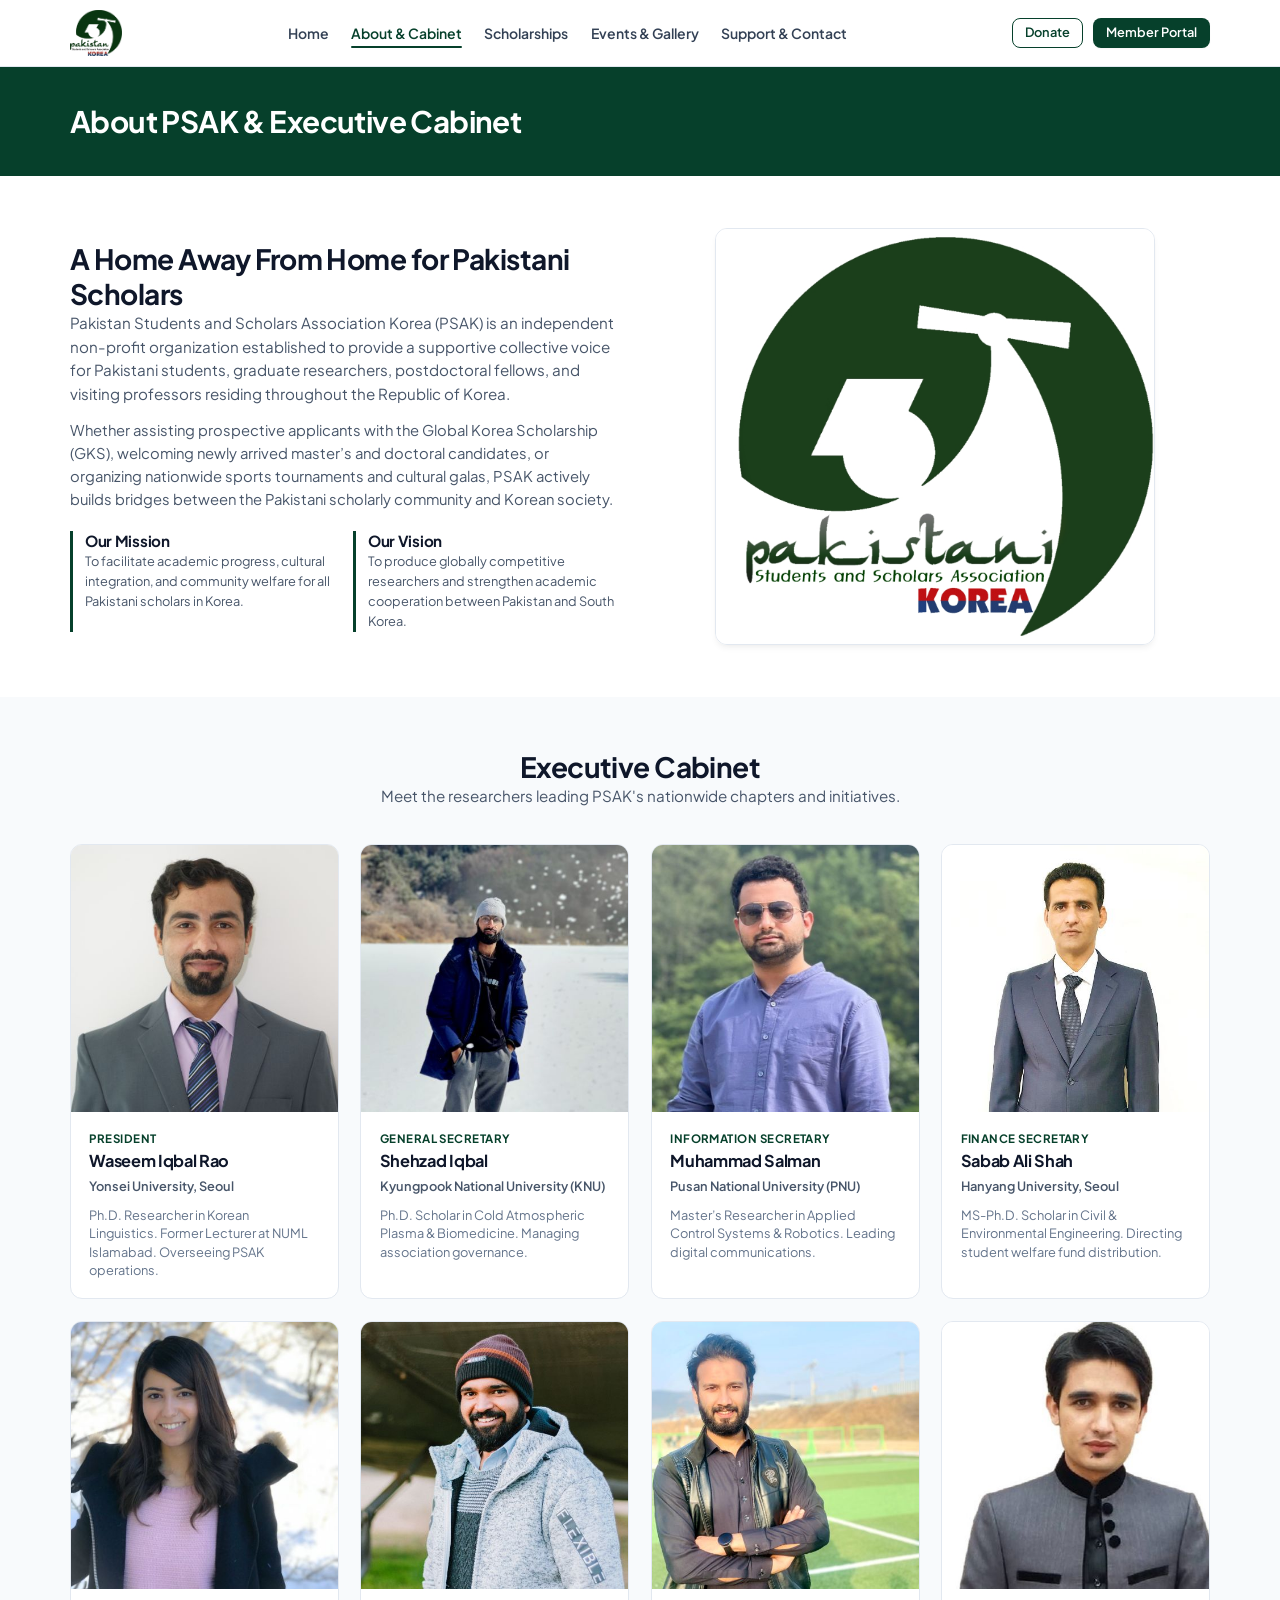
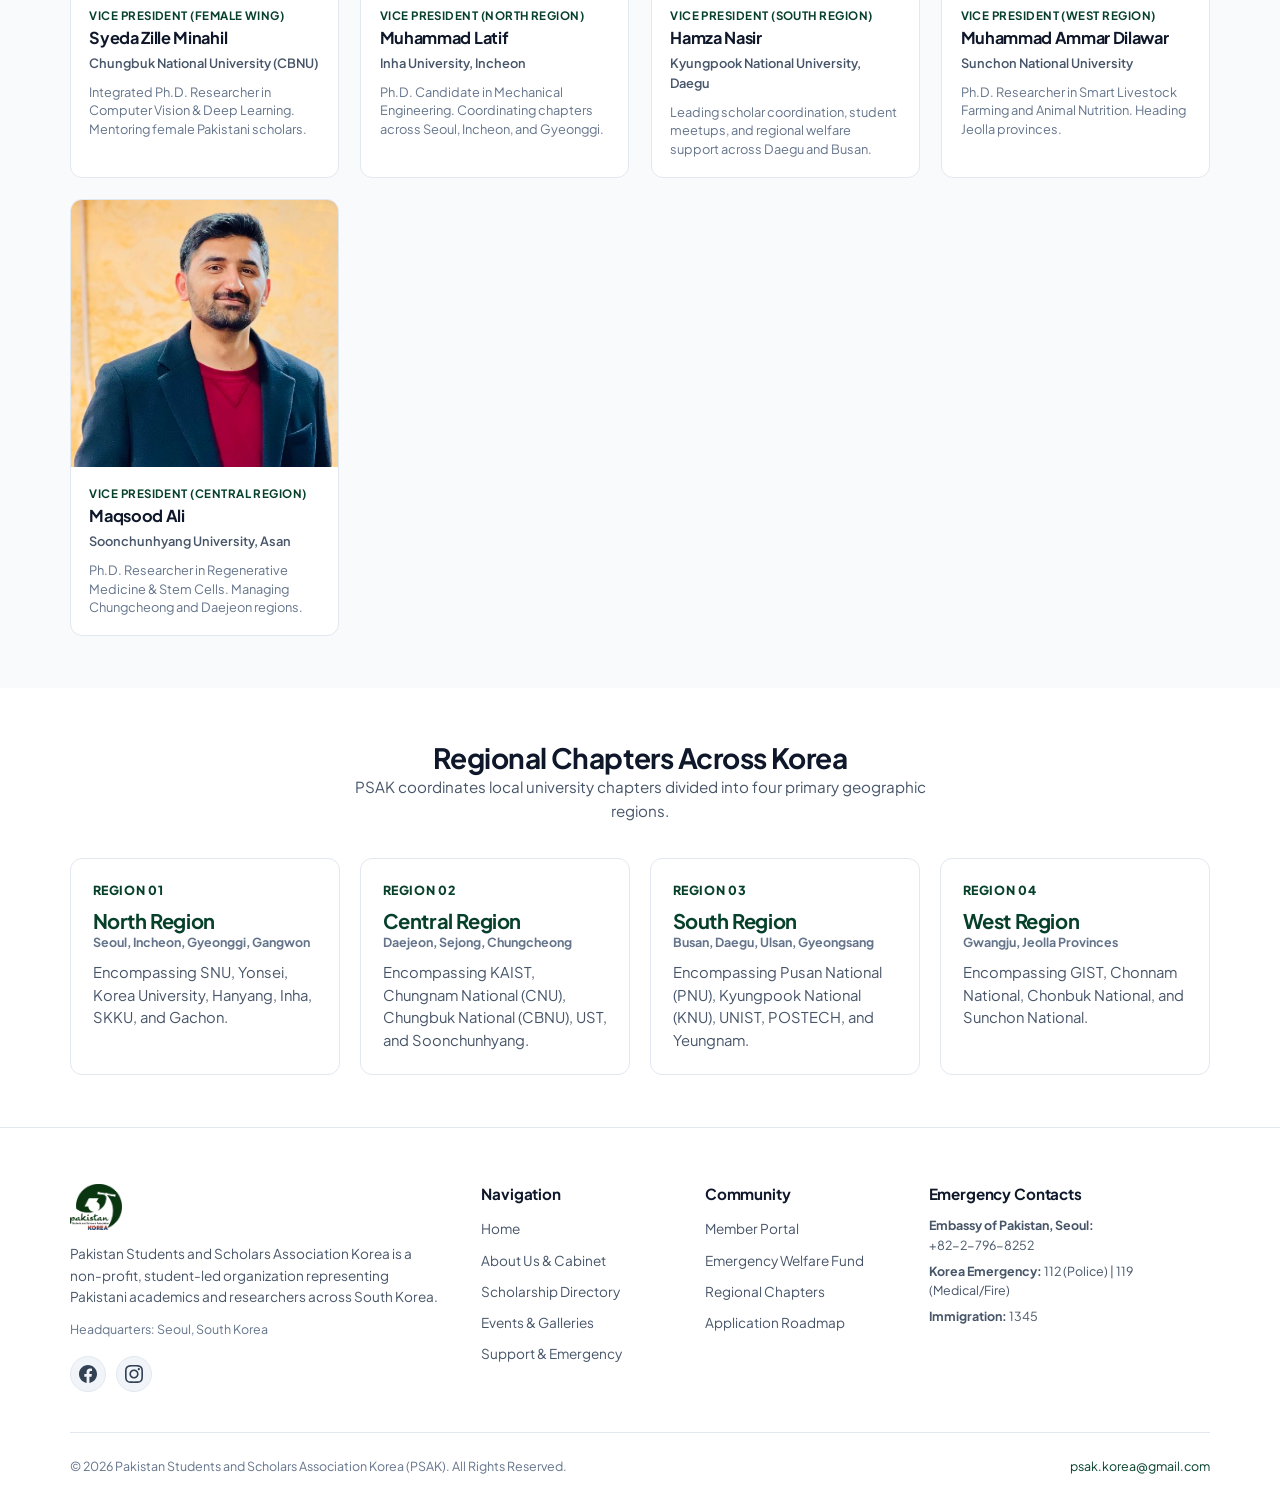
<file: about.html>
<!DOCTYPE html>
<html lang="en">
<head>
  <meta charset="UTF-8">
  <meta name="viewport" content="width=device-width, initial-scale=1.0">
  <title>About Us &amp; Leadership | PSAK</title>
  <meta name="description" content="Learn about PSAK's history, mission, executive cabinet, and regional chapters representing Pakistani scholars across South Korea.">
  <link rel="stylesheet" href="assets/css/style.css">
  <link rel="icon" type="image/png" href="assets/images/psak_logo.png">
</head>
<body>

  <!-- Main Sticky Header -->
  <header class="site-header">
    <div class="container">
      <nav class="nav-container" aria-label="Main Navigation">
        <a href="index.html" class="brand-logo">
          <img src="assets/images/psak_logo.png" alt="PSAK Logo" class="brand-logo-img">
        </a>

        <ul class="nav-menu">
          <li><a href="index.html" class="nav-link">Home</a></li>
          <li><a href="about.html" class="nav-link active">About &amp; Cabinet</a></li>
          <li><a href="scholarship.html" class="nav-link">Scholarships</a></li>
          <li><a href="event.html" class="nav-link">Events &amp; Gallery</a></li>
          <li><a href="contact.html" class="nav-link">Support &amp; Contact</a></li>
        </ul>

        <div class="nav-actions">
          <button class="btn btn-outline btn-sm open-donate-modal" id="topDonateBtn">Donate</button>
          <a href="login.html" class="btn btn-primary btn-sm">Member Portal</a>
          <button class="mobile-toggle" aria-label="Toggle Navigation Menu">
            <svg width="20" height="20" viewBox="0 0 24 24" fill="none" stroke="currentColor" stroke-width="2">
              <line x1="3" y1="12" x2="21" y2="12"></line><line x1="3" y1="6" x2="21" y2="6"></line><line x1="3" y1="18" x2="21" y2="18"></line>
            </svg>
          </button>
        </div>
      </nav>
    </div>
  </header>

  <!-- Mobile Drawer -->
  <div class="drawer-backdrop"></div>
  <aside class="mobile-drawer">
    <div>
      <div class="drawer-header">
        <a href="index.html" class="brand-logo">
          <img src="assets/images/psak_logo.png" alt="PSAK Logo" style="height: 34px; width: auto;">
        </a>
        <button class="drawer-close" aria-label="Close Navigation Drawer">&times;</button>
      </div>
      <ul class="mobile-menu">
        <li><a href="index.html" class="nav-link">Home</a></li>
        <li><a href="about.html" class="nav-link active">About &amp; Leadership</a></li>
        <li><a href="scholarship.html" class="nav-link">Scholarships in Korea</a></li>
        <li><a href="event.html" class="nav-link">Events &amp; Activities</a></li>
        <li><a href="contact.html" class="nav-link">Contact &amp; Helpdesk</a></li>
      </ul>
    </div>
    <div class="drawer-actions">
      <button class="btn btn-gold btn-block open-donate-modal">Student Emergency Fund</button>
      <a href="login.html" class="btn btn-primary btn-block">Member Portal / Register</a>
    </div>
  </aside>

  <!-- Page Banner (Clean Header without subtitle line) -->
  <section class="section-sm bg-emerald" style="padding-top: 2.25rem; padding-bottom: 2.25rem;">
    <div class="container text-center">
      <h1 style="color: var(--white); margin: 0; font-size: 1.85rem;">About PSAK &amp; Executive Cabinet</h1>
    </div>
  </section>

  <!-- Organization Overview & History -->
  <section class="section bg-white">
    <div class="container">
      <div style="display: grid; grid-template-columns: repeat(auto-fit, minmax(280px, 1fr)); gap: 2.5rem; align-items: center;">
        <div>
          <h2>A Home Away From Home for Pakistani Scholars</h2>
          <p class="lead-text">
            Pakistan Students and Scholars Association Korea (PSAK) is an independent non-profit organization established to provide a supportive collective voice for Pakistani students, graduate researchers, postdoctoral fellows, and visiting professors residing throughout the Republic of Korea.
          </p>
          <p>
            Whether assisting prospective applicants with the Global Korea Scholarship (GKS), welcoming newly arrived master’s and doctoral candidates, or organizing nationwide sports tournaments and cultural galas, PSAK actively builds bridges between the Pakistani scholarly community and Korean society.
          </p>
          <div style="display: grid; grid-template-columns: 1fr 1fr; gap: 1rem; margin-top: 1.25rem;">
            <div style="border-left: 3px solid var(--primary); padding-left: 0.75rem;">
              <h4 style="margin-bottom: 0.15rem; font-size: 0.95rem;">Our Mission</h4>
              <p style="font-size: 0.8rem; color: var(--slate-600);">To facilitate academic progress, cultural integration, and community welfare for all Pakistani scholars in Korea.</p>
            </div>
            <div style="border-left: 3px solid var(--accent); padding-left: 0.75rem;">
              <h4 style="margin-bottom: 0.15rem; font-size: 0.95rem;">Our Vision</h4>
              <p style="font-size: 0.8rem; color: var(--slate-600);">To produce globally competitive researchers and strengthen academic cooperation between Pakistan and South Korea.</p>
            </div>
          </div>
        </div>

        <div style="border-radius: var(--radius-lg); overflow: hidden; box-shadow: var(--shadow-md); border: 1px solid var(--border-color); max-width: 440px; margin: 0 auto;">
          <img src="assets/images/psak_banner_logo.png" alt="PSAK Emblem" style="width: 100%; height: auto; object-fit: cover;">
        </div>
      </div>
    </div>
  </section>

  <!-- Executive Cabinet Team Directory -->
  <section class="section bg-slate">
    <div class="container">
      <div class="section-header">
        <h2>Executive Cabinet</h2>
        <p class="lead-text">Meet the researchers leading PSAK's nationwide chapters and initiatives.</p>
      </div>

      <div class="team-grid">
        <!-- 1. President -->
        <article class="team-card">
          <div class="team-photo-wrap">
            <img src="assets/images/team/waseem_iqbal_president.jpg" alt="Waseem Iqbal Rao">
          </div>
          <div class="team-content">
            <span class="team-role">President</span>
            <h3 class="team-name">Waseem Iqbal Rao</h3>
            <div class="team-uni">Yonsei University, Seoul</div>
            <p class="team-bio">Ph.D. Researcher in Korean Linguistics. Former Lecturer at NUML Islamabad. Overseeing PSAK operations.</p>
          </div>
        </article>

        <!-- 2. General Secretary -->
        <article class="team-card">
          <div class="team-photo-wrap">
            <img src="assets/images/team/shehzad_iqbal_gensec.jpg" alt="Shehzad Iqbal">
          </div>
          <div class="team-content">
            <span class="team-role">General Secretary</span>
            <h3 class="team-name">Shehzad Iqbal</h3>
            <div class="team-uni">Kyungpook National University (KNU)</div>
            <p class="team-bio">Ph.D. Scholar in Cold Atmospheric Plasma &amp; Biomedicine. Managing association governance.</p>
          </div>
        </article>

        <!-- 3. Information Secretary -->
        <article class="team-card">
          <div class="team-photo-wrap">
            <img src="assets/images/team/muhammad_salman_infosec.jpg" alt="Muhammad Salman">
          </div>
          <div class="team-content">
            <span class="team-role">Information Secretary</span>
            <h3 class="team-name">Muhammad Salman</h3>
            <div class="team-uni">Pusan National University (PNU)</div>
            <p class="team-bio">Master’s Researcher in Applied Control Systems &amp; Robotics. Leading digital communications.</p>
          </div>
        </article>

        <!-- 4. Finance Secretary -->
        <article class="team-card">
          <div class="team-photo-wrap">
            <img src="assets/images/team/sabab_ali_shah_finsec.jpg" alt="Sabab Ali Shah">
          </div>
          <div class="team-content">
            <span class="team-role">Finance Secretary</span>
            <h3 class="team-name">Sabab Ali Shah</h3>
            <div class="team-uni">Hanyang University, Seoul</div>
            <p class="team-bio">MS-Ph.D. Scholar in Civil &amp; Environmental Engineering. Directing student welfare fund distribution.</p>
          </div>
        </article>

        <!-- 5. VP Female Scholars -->
        <article class="team-card">
          <div class="team-photo-wrap">
            <img src="assets/images/team/syeda_zille_minahil_vpfemale.jpg" alt="Syeda Zille Minahil">
          </div>
          <div class="team-content">
            <span class="team-role">Vice President (Female Wing)</span>
            <h3 class="team-name">Syeda Zille Minahil</h3>
            <div class="team-uni">Chungbuk National University (CBNU)</div>
            <p class="team-bio">Integrated Ph.D. Researcher in Computer Vision &amp; Deep Learning. Mentoring female Pakistani scholars.</p>
          </div>
        </article>

        <!-- 6. VP North Region -->
        <article class="team-card">
          <div class="team-photo-wrap">
            <img src="assets/images/team/muhammad_latif_vpnorth.jpg" alt="Muhammad Latif">
          </div>
          <div class="team-content">
            <span class="team-role">Vice President (North Region)</span>
            <h3 class="team-name">Muhammad Latif</h3>
            <div class="team-uni">Inha University, Incheon</div>
            <p class="team-bio">Ph.D. Candidate in Mechanical Engineering. Coordinating chapters across Seoul, Incheon, and Gyeonggi.</p>
          </div>
        </article>

        <!-- 7. VP South Region -->
        <article class="team-card">
          <div class="team-photo-wrap">
            <img src="assets/images/team/hamza_nasir_vpsouth.jpg" alt="Hamza Nasir">
          </div>
          <div class="team-content">
            <span class="team-role">Vice President (South Region)</span>
            <h3 class="team-name">Hamza Nasir</h3>
            <div class="team-uni">Kyungpook National University, Daegu</div>
            <p class="team-bio">Leading scholar coordination, student meetups, and regional welfare support across Daegu and Busan.</p>
          </div>
        </article>

        <!-- 8. VP West Region -->
        <article class="team-card">
          <div class="team-photo-wrap">
            <img src="assets/images/team/muhammad_ammar_vpwest.jpg" alt="Muhammad Ammar Dilawar">
          </div>
          <div class="team-content">
            <span class="team-role">Vice President (West Region)</span>
            <h3 class="team-name">Muhammad Ammar Dilawar</h3>
            <div class="team-uni">Sunchon National University</div>
            <p class="team-bio">Ph.D. Researcher in Smart Livestock Farming and Animal Nutrition. Heading Jeolla provinces.</p>
          </div>
        </article>

        <!-- 9. VP Central Region -->
        <article class="team-card">
          <div class="team-photo-wrap">
            <img src="assets/images/team/maqsood_ali_vpcentral.jpg" alt="Maqsood Ali">
          </div>
          <div class="team-content">
            <span class="team-role">Vice President (Central Region)</span>
            <h3 class="team-name">Maqsood Ali</h3>
            <div class="team-uni">Soonchunhyang University, Asan</div>
            <p class="team-bio">Ph.D. Researcher in Regenerative Medicine &amp; Stem Cells. Managing Chungcheong and Daejeon regions.</p>
          </div>
        </article>
      </div>
    </div>
  </section>

  <!-- Regional Chapters & Coverage Section -->
  <section class="section bg-white" id="regional">
    <div class="container">
      <div class="section-header">
        <h2>Regional Chapters Across Korea</h2>
        <p class="lead-text">PSAK coordinates local university chapters divided into four primary geographic regions.</p>
      </div>

      <div class="pillars-grid">
        <div class="pillar-card">
          <div class="pillar-number">Region 01</div>
          <h3 class="pillar-title" style="color: var(--primary);">North Region</h3>
          <p style="font-size: 0.78rem; font-weight: 700; color: var(--slate-500); margin-bottom: 0.5rem;">Seoul, Incheon, Gyeonggi, Gangwon</p>
          <p class="pillar-desc">
            Encompassing SNU, Yonsei, Korea University, Hanyang, Inha, SKKU, and Gachon.
          </p>
        </div>

        <div class="pillar-card">
          <div class="pillar-number">Region 02</div>
          <h3 class="pillar-title" style="color: var(--primary);">Central Region</h3>
          <p style="font-size: 0.78rem; font-weight: 700; color: var(--slate-500); margin-bottom: 0.5rem;">Daejeon, Sejong, Chungcheong</p>
          <p class="pillar-desc">
            Encompassing KAIST, Chungnam National (CNU), Chungbuk National (CBNU), UST, and Soonchunhyang.
          </p>
        </div>

        <div class="pillar-card">
          <div class="pillar-number">Region 03</div>
          <h3 class="pillar-title" style="color: var(--primary);">South Region</h3>
          <p style="font-size: 0.78rem; font-weight: 700; color: var(--slate-500); margin-bottom: 0.5rem;">Busan, Daegu, Ulsan, Gyeongsang</p>
          <p class="pillar-desc">
            Encompassing Pusan National (PNU), Kyungpook National (KNU), UNIST, POSTECH, and Yeungnam.
          </p>
        </div>

        <div class="pillar-card">
          <div class="pillar-number">Region 04</div>
          <h3 class="pillar-title" style="color: var(--primary);">West Region</h3>
          <p style="font-size: 0.78rem; font-weight: 700; color: var(--slate-500); margin-bottom: 0.5rem;">Gwangju, Jeolla Provinces</p>
          <p class="pillar-desc">
            Encompassing GIST, Chonnam National, Chonbuk National, and Sunchon National.
          </p>
        </div>
      </div>
    </div>
  </section>

  <!-- Emergency Support Modal -->
  <div class="modal-overlay" id="donationModal" role="dialog" aria-modal="true" aria-labelledby="modalTitle">
    <div class="modal-card">
      <button class="modal-close-btn close-modal" aria-label="Close modal">&times;</button>
      <div style="text-align: center; margin-bottom: 1rem;">
        <h3 id="modalTitle" style="font-size: 1.25rem;">PSAK Student Emergency Fund</h3>
        <p style="font-size: 0.825rem; color: var(--slate-600); margin-top: 0.35rem;">
          Your contributions directly assist fellow Pakistani students facing urgent medical, accommodation, or emergency situations in South Korea.
        </p>
      </div>

      <div class="bank-detail-box">
        <div class="bank-row">
          <span class="bank-label">Bank Name</span>
          <span class="bank-value">KEB HANA BANK (하나은행)</span>
        </div>
        <div class="bank-row">
          <span class="bank-label">Account Number</span>
          <span class="bank-value">545-910007-72004</span>
        </div>
        <div class="bank-row">
          <span class="bank-label">Account Holder</span>
          <span class="bank-value">파키스탄 스트던트 앤드 (PSAK)</span>
        </div>
      </div>

      <div style="display: flex; flex-direction: column; gap: 0.5rem;">
        <button class="btn btn-primary btn-block copy-account-btn" data-account="545-910007-72004">
          Copy Account (545-910007-72004)
        </button>
        <button class="btn btn-secondary btn-block close-modal">Close</button>
      </div>
    </div>
  </div>

  <div class="toast-msg"></div>

  <!-- Clean White Footer -->
  <footer class="site-footer">
    <div class="container">
      <div class="footer-grid">
        <div class="footer-col">
          <a href="index.html" class="brand-logo" style="margin-bottom: 0.85rem;">
            <img src="assets/images/psak_logo.png" alt="PSAK Logo" style="height: 46px; width: auto; max-width: 170px; object-fit: contain;">
          </a>
          <p style="margin-bottom: 0.85rem;">
            Pakistan Students and Scholars Association Korea is a non-profit, student-led organization representing Pakistani academics and researchers across South Korea.
          </p>
          <p style="font-size: 0.78rem; color: var(--slate-500); margin-bottom: 0.85rem;">
            Headquarters: Seoul, South Korea
          </p>
          <div class="footer-social-links">
            <a href="https://www.facebook.com/PSAKOfficial" target="_blank" rel="noopener noreferrer" class="social-icon-btn" aria-label="Facebook">
              <svg width="18" height="18" viewBox="0 0 24 24" fill="currentColor">
                <path d="M24 12.073c0-6.627-5.373-12-12-12s-12 5.373-12 12c0 5.99 4.388 10.954 10.125 11.854v-8.385H7.078v-3.47h3.047V9.43c0-3.007 1.792-4.669 4.533-4.669 1.312 0 2.686.235 2.686.235v2.953H15.83c-1.491 0-1.956.925-1.956 1.874v2.25h3.328l-.532 3.47h-2.796v8.385C19.612 23.027 24 18.062 24 12.073z"/>
              </svg>
            </a>
            <a href="https://www.instagram.com/psak_official/" target="_blank" rel="noopener noreferrer" class="social-icon-btn" aria-label="Instagram">
              <svg width="18" height="18" viewBox="0 0 24 24" fill="currentColor">
                <path d="M12 2.163c3.204 0 3.584.012 4.85.07 3.252.148 4.771 1.691 4.919 4.919.058 1.265.069 1.645.069 4.849 0 3.205-.012 3.584-.069 4.849-.149 3.225-1.664 4.771-4.919 4.919-1.266.058-1.644.07-4.85.07-3.204 0-3.584-.012-4.849-.07-3.26-.149-4.771-1.699-4.919-4.92-.058-1.265-.07-1.644-.07-4.849 0-3.204.13-3.583.07-4.849.149-3.227 1.664-4.771 4.919-4.919 1.266-.057 1.645-.069 4.849-.069zm0-2.163c-3.259 0-3.667.014-4.947.072-4.358.2-6.78 2.618-6.98 6.98-.059 1.281-.073 1.689-.073 4.948 0 3.259.014 3.668.072 4.948.2 4.358 2.618 6.78 6.98 6.98 1.281.058 1.689.072 4.948.072 3.259 0 3.668-.014 4.948-.072 4.354-.2 6.782-2.618 6.979-6.98.059-1.28.073-1.689.073-4.948 0-3.259-.014-3.667-.072-4.947-.196-4.354-2.617-6.78-6.979-6.98-1.281-.059-1.69-.073-4.949-.073zm0 5.838c-3.403 0-6.162 2.759-6.162 6.162s2.759 6.163 6.162 6.163 6.162-2.759 6.162-6.163c0-3.403-2.759-6.162-6.162-6.162zm0 10.162c-2.209 0-4-1.79-4-4 0-2.209 1.791-4 4-4s4 1.791 4 4c0 2.21-1.791 4-4 4zm6.406-11.845c-.796 0-1.441.645-1.441 1.44s.645 1.44 1.441 1.44c.795 0 1.439-.645 1.439-1.44s-.644-1.44-1.439-1.44z"/>
              </svg>
            </a>
          </div>
        </div>

        <div class="footer-col">
          <h4>Navigation</h4>
          <ul class="footer-links">
            <li><a href="index.html">Home</a></li>
            <li><a href="about.html">About Us &amp; Cabinet</a></li>
            <li><a href="scholarship.html">Scholarship Directory</a></li>
            <li><a href="event.html">Events &amp; Galleries</a></li>
            <li><a href="contact.html">Support &amp; Emergency</a></li>
          </ul>
        </div>

        <div class="footer-col">
          <h4>Community</h4>
          <ul class="footer-links">
            <li><a href="login.html">Member Portal</a></li>
            <li><a href="#" class="open-donate-modal">Emergency Welfare Fund</a></li>
            <li><a href="about.html#regional">Regional Chapters</a></li>
            <li><a href="scholarship.html#roadmap">Application Roadmap</a></li>
          </ul>
        </div>

        <div class="footer-col">
          <h4>Emergency Contacts</h4>
          <p style="font-size: 0.78rem; margin-bottom: 0.4rem;">
            <strong>Embassy of Pakistan, Seoul:</strong><br>
            +82-2-796-8252
          </p>
          <p style="font-size: 0.78rem; margin-bottom: 0.4rem;">
            <strong>Korea Emergency:</strong> 112 (Police) | 119 (Medical/Fire)
          </p>
          <p style="font-size: 0.78rem;">
            <strong>Immigration:</strong> 1345
          </p>
        </div>
      </div>

      <div class="footer-bottom">
        <div>&copy; 2026 Pakistan Students and Scholars Association Korea (PSAK). All Rights Reserved.</div>
        <div style="display: flex; gap: 1rem;">
          <a href="mailto:psak.korea@gmail.com">psak.korea@gmail.com</a>
        </div>
      </div>
    </div>
  </footer>

  <script src="assets/js/main.js"></script>
</body>
</html>
</file>
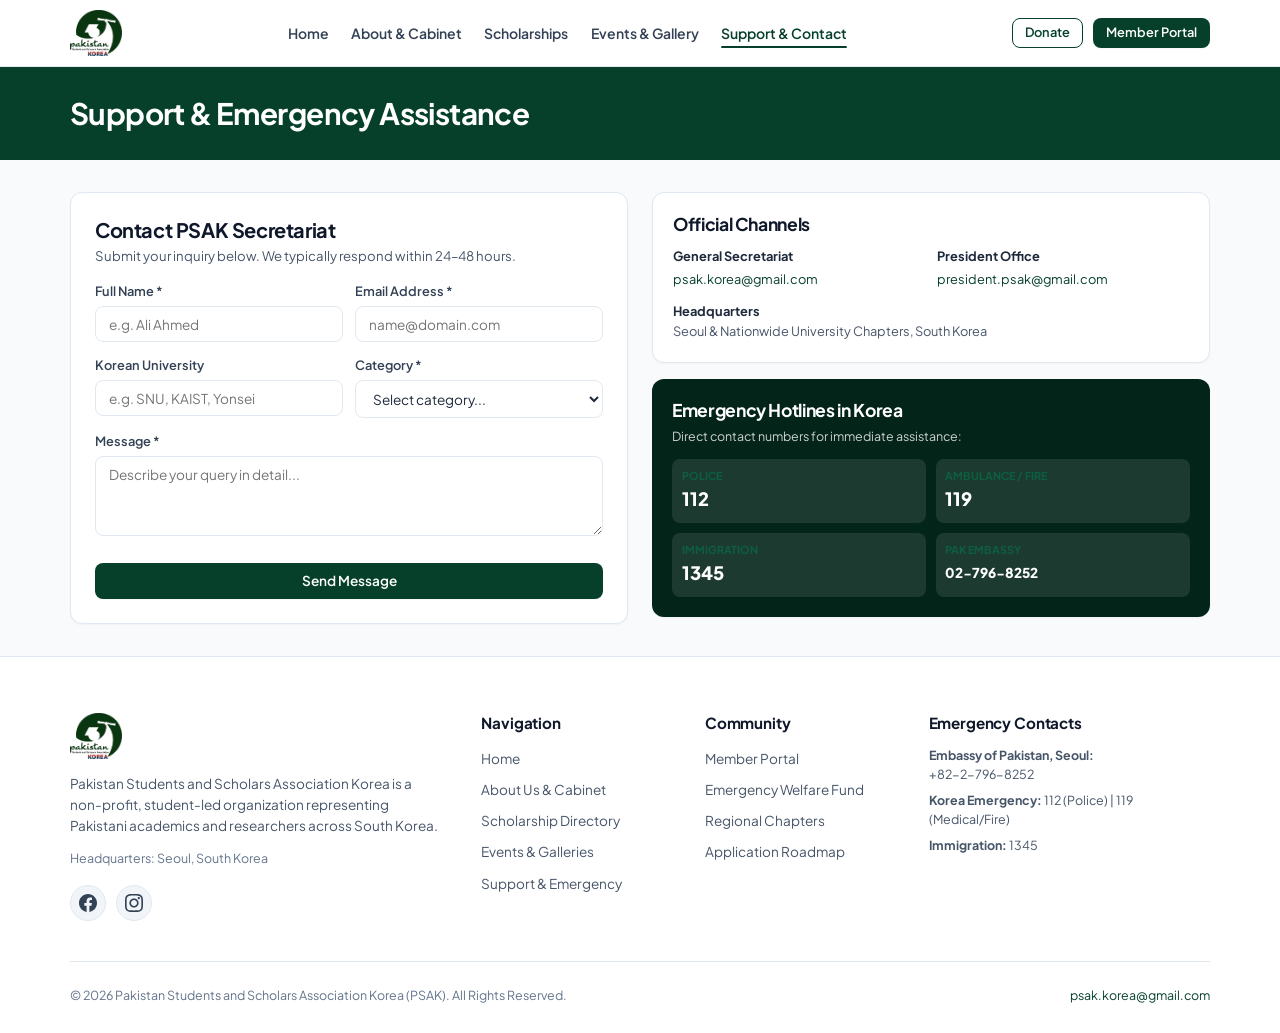
<file: contact.html>
<!DOCTYPE html>
<html lang="en">
<head>
  <meta charset="UTF-8">
  <meta name="viewport" content="width=device-width, initial-scale=1.0">
  <title>Support &amp; Contact | PSAK</title>
  <meta name="description" content="Reach out to PSAK executive members for academic queries, emergency assistance, Korean student life guidance, and embassy liaison.">
  <link rel="stylesheet" href="assets/css/style.css">
  <link rel="icon" type="image/png" href="assets/images/psak_logo.png">
</head>
<body>

  <!-- Main Sticky Header -->
  <header class="site-header">
    <div class="container">
      <nav class="nav-container" aria-label="Main Navigation">
        <a href="index.html" class="brand-logo">
          <img src="assets/images/psak_logo.png" alt="PSAK Logo" class="brand-logo-img">
        </a>

        <ul class="nav-menu">
          <li><a href="index.html" class="nav-link">Home</a></li>
          <li><a href="about.html" class="nav-link">About &amp; Cabinet</a></li>
          <li><a href="scholarship.html" class="nav-link">Scholarships</a></li>
          <li><a href="event.html" class="nav-link">Events &amp; Gallery</a></li>
          <li><a href="contact.html" class="nav-link active">Support &amp; Contact</a></li>
        </ul>

        <div class="nav-actions">
          <button class="btn btn-outline btn-sm open-donate-modal" id="topDonateBtn">Donate</button>
          <a href="login.html" class="btn btn-primary btn-sm">Member Portal</a>
          <button class="mobile-toggle" aria-label="Toggle Navigation Menu">
            <svg width="20" height="20" viewBox="0 0 24 24" fill="none" stroke="currentColor" stroke-width="2">
              <line x1="3" y1="12" x2="21" y2="12"></line><line x1="3" y1="6" x2="21" y2="6"></line><line x1="3" y1="18" x2="21" y2="18"></line>
            </svg>
          </button>
        </div>
      </nav>
    </div>
  </header>

  <!-- Mobile Drawer -->
  <div class="drawer-backdrop"></div>
  <aside class="mobile-drawer">
    <div>
      <div class="drawer-header">
        <a href="index.html" class="brand-logo">
          <img src="assets/images/psak_logo.png" alt="PSAK Logo" style="height: 34px; width: auto;">
        </a>
        <button class="drawer-close" aria-label="Close Navigation Drawer">&times;</button>
      </div>
      <ul class="mobile-menu">
        <li><a href="index.html" class="nav-link">Home</a></li>
        <li><a href="about.html" class="nav-link">About &amp; Leadership</a></li>
        <li><a href="scholarship.html" class="nav-link">Scholarships in Korea</a></li>
        <li><a href="event.html" class="nav-link">Events &amp; Activities</a></li>
        <li><a href="contact.html" class="nav-link active">Contact &amp; Helpdesk</a></li>
      </ul>
    </div>
    <div class="drawer-actions">
      <button class="btn btn-gold btn-block open-donate-modal">Student Emergency Fund</button>
      <a href="login.html" class="btn btn-primary btn-block">Member Portal / Register</a>
    </div>
  </aside>

  <!-- Page Banner (Clean Header without subtitle line) -->
  <section class="section-sm bg-emerald" style="padding-top: 1.75rem; padding-bottom: 1.75rem;">
    <div class="container text-center">
      <h1 style="color: var(--white); margin: 0; font-size: 1.85rem;">Support &amp; Emergency Assistance</h1>
    </div>
  </section>

  <!-- Compact One-Page Contact & Support Grid -->
  <section class="section bg-slate" style="padding-top: 2rem; padding-bottom: 2rem;">
    <div class="container">
      <div style="display: grid; grid-template-columns: repeat(auto-fit, minmax(320px, 1fr)); gap: 1.5rem; align-items: stretch;">
        
        <!-- Left: Contact Form -->
        <div style="background-color: var(--white); border: 1px solid var(--border-color); border-radius: var(--radius-lg); padding: 1.5rem; box-shadow: var(--shadow-sm); display: flex; flex-direction: column;">
          <h2 style="font-size: 1.25rem; margin-bottom: 0.25rem;">Contact PSAK Secretariat</h2>
          <p style="font-size: 0.825rem; color: var(--slate-600); margin-bottom: 1rem;">
            Submit your inquiry below. We typically respond within 24–48 hours.
          </p>

          <form id="contactForm" style="display: flex; flex-direction: column; flex-grow: 1; justify-content: space-between;">
            <div>
              <div style="display: grid; grid-template-columns: 1fr 1fr; gap: 0.75rem;">
                <div class="form-group">
                  <label for="fullName" class="form-label">Full Name *</label>
                  <input type="text" id="fullName" class="form-control" placeholder="e.g. Ali Ahmed" required>
                </div>
                <div class="form-group">
                  <label for="emailAddr" class="form-label">Email Address *</label>
                  <input type="email" id="emailAddr" class="form-control" placeholder="name@domain.com" required>
                </div>
              </div>

              <div style="display: grid; grid-template-columns: 1fr 1fr; gap: 0.75rem;">
                <div class="form-group">
                  <label for="university" class="form-label">Korean University</label>
                  <input type="text" id="university" class="form-control" placeholder="e.g. SNU, KAIST, Yonsei">
                </div>
                <div class="form-group">
                  <label for="subject" class="form-label">Category *</label>
                  <select id="subject" class="form-control" required>
                    <option value="" disabled selected>Select category...</option>
                    <option value="emergency">Emergency Support</option>
                    <option value="scholarship">Scholarship &amp; Admission</option>
                    <option value="visa">Visa &amp; ARC Inquiry</option>
                    <option value="event">Event / Sports League</option>
                    <option value="other">General Feedback</option>
                  </select>
                </div>
              </div>

              <div class="form-group">
                <label for="messageText" class="form-label">Message *</label>
                <textarea id="messageText" class="form-control" placeholder="Describe your query in detail..." required style="min-height: 80px;"></textarea>
              </div>
            </div>

            <button type="submit" class="btn btn-primary btn-block" style="margin-top: 0.5rem;">Send Message</button>
          </form>
        </div>

        <!-- Right: Official Channels & Hotlines in One Compact Box -->
        <div style="display: flex; flex-direction: column; gap: 1rem;">
          <!-- Direct Channels Box -->
          <div style="background-color: var(--white); border: 1px solid var(--border-color); border-radius: var(--radius-lg); padding: 1.25rem; box-shadow: var(--shadow-sm);">
            <h3 style="font-size: 1.1rem; margin-bottom: 0.75rem;">Official Channels</h3>
            
            <div style="display: grid; grid-template-columns: 1fr 1fr; gap: 0.75rem; margin-bottom: 0.75rem;">
              <div>
                <div style="font-weight: 700; color: var(--slate-800); font-size: 0.8rem;">General Secretariat</div>
                <a href="mailto:psak.korea@gmail.com" style="font-size: 0.8rem;">psak.korea@gmail.com</a>
              </div>
              <div>
                <div style="font-weight: 700; color: var(--slate-800); font-size: 0.8rem;">President Office</div>
                <a href="mailto:president.psak@gmail.com" style="font-size: 0.8rem;">president.psak@gmail.com</a>
              </div>
            </div>

            <div>
              <div style="font-weight: 700; color: var(--slate-800); font-size: 0.8rem;">Headquarters</div>
              <div style="font-size: 0.8rem; color: var(--slate-600);">Seoul &amp; Nationwide University Chapters, South Korea</div>
            </div>
          </div>

          <!-- Emergency Hotlines in Korea -->
          <div style="background-color: var(--primary-deep); color: white; border-radius: var(--radius-lg); padding: 1.25rem; box-shadow: var(--shadow-sm);">
            <h3 style="color: white; font-size: 1.1rem; margin-bottom: 0.4rem;">Emergency Hotlines in Korea</h3>
            <p style="font-size: 0.78rem; color: rgba(255,255,255,0.8); margin-bottom: 0.75rem;">Direct contact numbers for immediate assistance:</p>

            <div style="display: grid; grid-template-columns: 1fr 1fr; gap: 0.6rem;">
              <div style="background: rgba(255,255,255,0.1); border-radius: var(--radius-md); padding: 0.6rem;">
                <div style="font-size: 0.68rem; text-transform: uppercase; color: var(--accent-light); font-weight: 700;">Police</div>
                <div style="font-size: 1.15rem; font-weight: 800;">112</div>
              </div>
              <div style="background: rgba(255,255,255,0.1); border-radius: var(--radius-md); padding: 0.6rem;">
                <div style="font-size: 0.68rem; text-transform: uppercase; color: var(--accent-light); font-weight: 700;">Ambulance / Fire</div>
                <div style="font-size: 1.15rem; font-weight: 800;">119</div>
              </div>
              <div style="background: rgba(255,255,255,0.1); border-radius: var(--radius-md); padding: 0.6rem;">
                <div style="font-size: 0.68rem; text-transform: uppercase; color: var(--accent-light); font-weight: 700;">Immigration</div>
                <div style="font-size: 1.15rem; font-weight: 800;">1345</div>
              </div>
              <div style="background: rgba(255,255,255,0.1); border-radius: var(--radius-md); padding: 0.6rem;">
                <div style="font-size: 0.68rem; text-transform: uppercase; color: var(--accent-light); font-weight: 700;">Pak Embassy</div>
                <div style="font-size: 0.85rem; font-weight: 800; margin-top: 0.2rem;">02-796-8252</div>
              </div>
            </div>
          </div>
        </div>

      </div>
    </div>
  </section>

  <!-- Emergency Support Modal -->
  <div class="modal-overlay" id="donationModal" role="dialog" aria-modal="true" aria-labelledby="modalTitle">
    <div class="modal-card">
      <button class="modal-close-btn close-modal" aria-label="Close modal">&times;</button>
      <div style="text-align: center; margin-bottom: 1rem;">
        <h3 id="modalTitle" style="font-size: 1.25rem;">PSAK Student Emergency Fund</h3>
        <p style="font-size: 0.825rem; color: var(--slate-600); margin-top: 0.35rem;">
          Your contributions directly assist fellow Pakistani students facing urgent medical, accommodation, or emergency situations in South Korea.
        </p>
      </div>

      <div class="bank-detail-box">
        <div class="bank-row">
          <span class="bank-label">Bank Name</span>
          <span class="bank-value">KEB HANA BANK (하나은행)</span>
        </div>
        <div class="bank-row">
          <span class="bank-label">Account Number</span>
          <span class="bank-value">545-910007-72004</span>
        </div>
        <div class="bank-row">
          <span class="bank-label">Account Holder</span>
          <span class="bank-value">파키스탄 스트던트 앤드 (PSAK)</span>
        </div>
      </div>

      <div style="display: flex; flex-direction: column; gap: 0.5rem;">
        <button class="btn btn-primary btn-block copy-account-btn" data-account="545-910007-72004">
          Copy Account (545-910007-72004)
        </button>
        <button class="btn btn-secondary btn-block close-modal">Close</button>
      </div>
    </div>
  </div>

  <div class="toast-msg"></div>

  <!-- Clean White Footer -->
  <footer class="site-footer">
    <div class="container">
      <div class="footer-grid">
        <div class="footer-col">
          <a href="index.html" class="brand-logo" style="margin-bottom: 0.85rem;">
            <img src="assets/images/psak_logo.png" alt="PSAK Logo" style="height: 46px; width: auto; max-width: 170px; object-fit: contain;">
          </a>
          <p style="margin-bottom: 0.85rem;">
            Pakistan Students and Scholars Association Korea is a non-profit, student-led organization representing Pakistani academics and researchers across South Korea.
          </p>
          <p style="font-size: 0.78rem; color: var(--slate-500); margin-bottom: 0.85rem;">
            Headquarters: Seoul, South Korea
          </p>
          <div class="footer-social-links">
            <a href="https://www.facebook.com/PSAKOfficial" target="_blank" rel="noopener noreferrer" class="social-icon-btn" aria-label="Facebook">
              <svg width="18" height="18" viewBox="0 0 24 24" fill="currentColor">
                <path d="M24 12.073c0-6.627-5.373-12-12-12s-12 5.373-12 12c0 5.99 4.388 10.954 10.125 11.854v-8.385H7.078v-3.47h3.047V9.43c0-3.007 1.792-4.669 4.533-4.669 1.312 0 2.686.235 2.686.235v2.953H15.83c-1.491 0-1.956.925-1.956 1.874v2.25h3.328l-.532 3.47h-2.796v8.385C19.612 23.027 24 18.062 24 12.073z"/>
              </svg>
            </a>
            <a href="https://www.instagram.com/psak_official/" target="_blank" rel="noopener noreferrer" class="social-icon-btn" aria-label="Instagram">
              <svg width="18" height="18" viewBox="0 0 24 24" fill="currentColor">
                <path d="M12 2.163c3.204 0 3.584.012 4.85.07 3.252.148 4.771 1.691 4.919 4.919.058 1.265.069 1.645.069 4.849 0 3.205-.012 3.584-.069 4.849-.149 3.225-1.664 4.771-4.919 4.919-1.266.058-1.644.07-4.85.07-3.204 0-3.584-.012-4.849-.07-3.26-.149-4.771-1.699-4.919-4.92-.058-1.265-.07-1.644-.07-4.849 0-3.204.13-3.583.07-4.849.149-3.227 1.664-4.771 4.919-4.919 1.266-.057 1.645-.069 4.849-.069zm0-2.163c-3.259 0-3.667.014-4.947.072-4.358.2-6.78 2.618-6.98 6.98-.059 1.281-.073 1.689-.073 4.948 0 3.259.014 3.668.072 4.948.2 4.358 2.618 6.78 6.98 6.98 1.281.058 1.689.072 4.948.072 3.259 0 3.668-.014 4.948-.072 4.354-.2 6.782-2.618 6.979-6.98.059-1.28.073-1.689.073-4.948 0-3.259-.014-3.667-.072-4.947-.196-4.354-2.617-6.78-6.979-6.98-1.281-.059-1.69-.073-4.949-.073zm0 5.838c-3.403 0-6.162 2.759-6.162 6.162s2.759 6.163 6.162 6.163 6.162-2.759 6.162-6.163c0-3.403-2.759-6.162-6.162-6.162zm0 10.162c-2.209 0-4-1.79-4-4 0-2.209 1.791-4 4-4s4 1.791 4 4c0 2.21-1.791 4-4 4zm6.406-11.845c-.796 0-1.441.645-1.441 1.44s.645 1.44 1.441 1.44c.795 0 1.439-.645 1.439-1.44s-.644-1.44-1.439-1.44z"/>
              </svg>
            </a>
          </div>
        </div>

        <div class="footer-col">
          <h4>Navigation</h4>
          <ul class="footer-links">
            <li><a href="index.html">Home</a></li>
            <li><a href="about.html">About Us &amp; Cabinet</a></li>
            <li><a href="scholarship.html">Scholarship Directory</a></li>
            <li><a href="event.html">Events &amp; Galleries</a></li>
            <li><a href="contact.html">Support &amp; Emergency</a></li>
          </ul>
        </div>

        <div class="footer-col">
          <h4>Community</h4>
          <ul class="footer-links">
            <li><a href="login.html">Member Portal</a></li>
            <li><a href="#" class="open-donate-modal">Emergency Welfare Fund</a></li>
            <li><a href="about.html#regional">Regional Chapters</a></li>
            <li><a href="scholarship.html#roadmap">Application Roadmap</a></li>
          </ul>
        </div>

        <div class="footer-col">
          <h4>Emergency Contacts</h4>
          <p style="font-size: 0.78rem; margin-bottom: 0.4rem;">
            <strong>Embassy of Pakistan, Seoul:</strong><br>
            +82-2-796-8252
          </p>
          <p style="font-size: 0.78rem; margin-bottom: 0.4rem;">
            <strong>Korea Emergency:</strong> 112 (Police) | 119 (Medical/Fire)
          </p>
          <p style="font-size: 0.78rem;">
            <strong>Immigration:</strong> 1345
          </p>
        </div>
      </div>

      <div class="footer-bottom">
        <div>&copy; 2026 Pakistan Students and Scholars Association Korea (PSAK). All Rights Reserved.</div>
        <div style="display: flex; gap: 1rem;">
          <a href="mailto:psak.korea@gmail.com">psak.korea@gmail.com</a>
        </div>
      </div>
    </div>
  </footer>

  <script src="assets/js/main.js"></script>
</body>
</html>
</file>
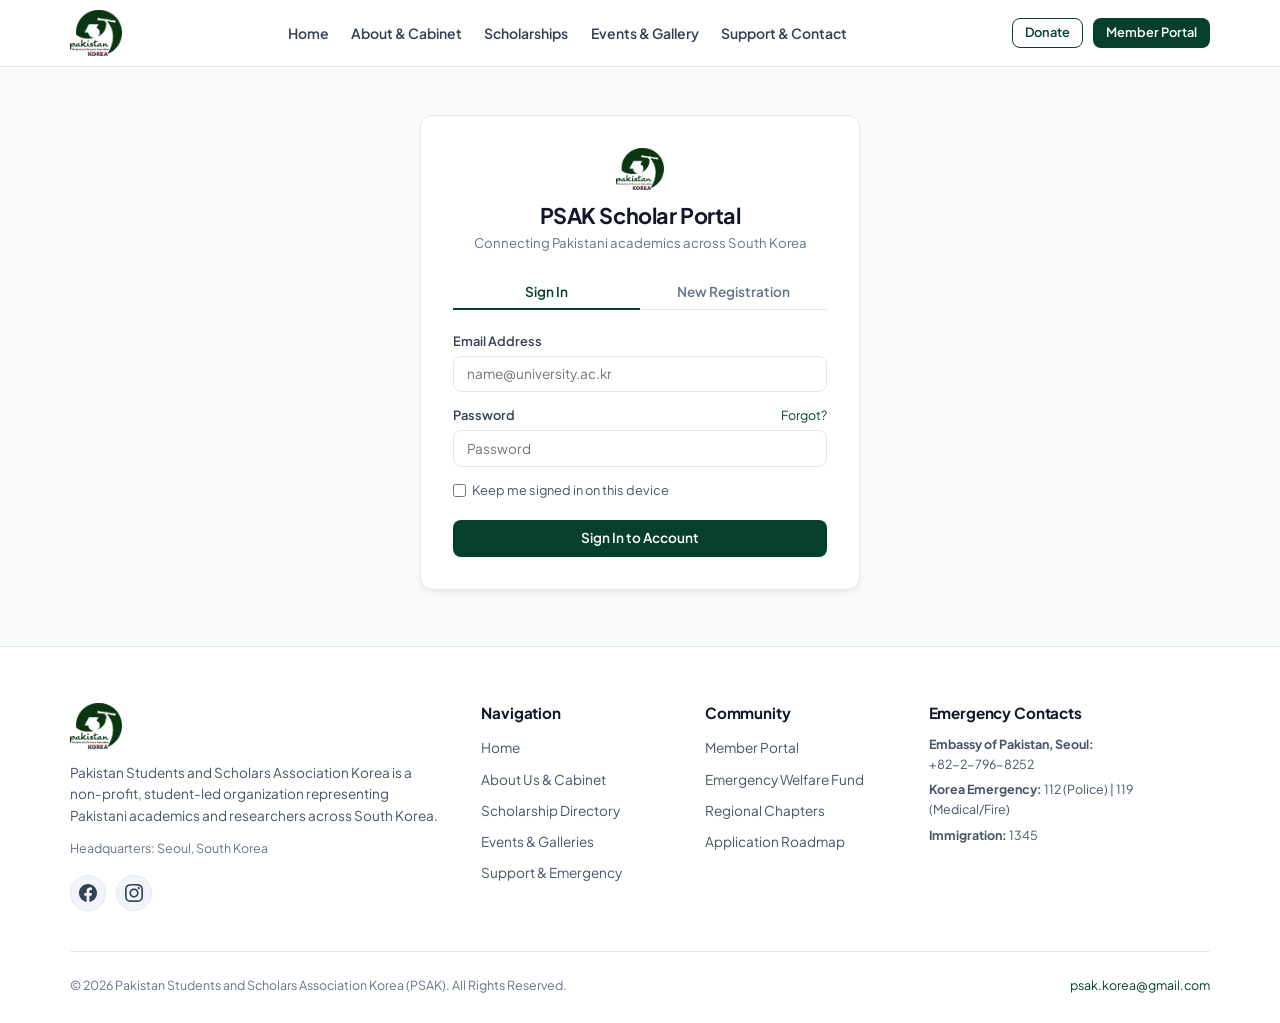
<file: login.html>
<!DOCTYPE html>
<html lang="en">
<head>
  <meta charset="UTF-8">
  <meta name="viewport" content="width=device-width, initial-scale=1.0">
  <title>Member Portal &amp; Registration | PSAK</title>
  <meta name="description" content="Sign in to PSAK Member Portal or register as a Pakistani student/scholar studying in South Korea.">
  <link rel="stylesheet" href="assets/css/style.css">
  <link rel="icon" type="image/png" href="assets/images/psak_logo.png">
</head>
<body style="background-color: var(--slate-50);">

  <!-- Main Sticky Header -->
  <header class="site-header">
    <div class="container">
      <nav class="nav-container" aria-label="Main Navigation">
        <a href="index.html" class="brand-logo">
          <img src="assets/images/psak_logo.png" alt="PSAK Logo" class="brand-logo-img">
        </a>

        <ul class="nav-menu">
          <li><a href="index.html" class="nav-link">Home</a></li>
          <li><a href="about.html" class="nav-link">About &amp; Cabinet</a></li>
          <li><a href="scholarship.html" class="nav-link">Scholarships</a></li>
          <li><a href="event.html" class="nav-link">Events &amp; Gallery</a></li>
          <li><a href="contact.html" class="nav-link">Support &amp; Contact</a></li>
        </ul>

        <div class="nav-actions">
          <button class="btn btn-outline btn-sm open-donate-modal" id="topDonateBtn">Donate</button>
          <a href="login.html" class="btn btn-primary btn-sm">Member Portal</a>
          <button class="mobile-toggle" aria-label="Toggle Navigation Menu">
            <svg width="20" height="20" viewBox="0 0 24 24" fill="none" stroke="currentColor" stroke-width="2">
              <line x1="3" y1="12" x2="21" y2="12"></line><line x1="3" y1="6" x2="21" y2="6"></line><line x1="3" y1="18" x2="21" y2="18"></line>
            </svg>
          </button>
        </div>
      </nav>
    </div>
  </header>

  <!-- Mobile Drawer -->
  <div class="drawer-backdrop"></div>
  <aside class="mobile-drawer">
    <div>
      <div class="drawer-header">
        <a href="index.html" class="brand-logo">
          <img src="assets/images/psak_logo.png" alt="PSAK Logo" style="height: 34px; width: auto;">
        </a>
        <button class="drawer-close" aria-label="Close Navigation Drawer">&times;</button>
      </div>
      <ul class="mobile-menu">
        <li><a href="index.html" class="nav-link">Home</a></li>
        <li><a href="about.html" class="nav-link">About &amp; Leadership</a></li>
        <li><a href="scholarship.html" class="nav-link">Scholarships in Korea</a></li>
        <li><a href="event.html" class="nav-link">Events &amp; Activities</a></li>
        <li><a href="contact.html" class="nav-link">Contact &amp; Helpdesk</a></li>
      </ul>
    </div>
    <div class="drawer-actions">
      <button class="btn btn-gold btn-block open-donate-modal">Student Emergency Fund</button>
      <a href="login.html" class="btn btn-primary btn-block">Member Portal / Register</a>
    </div>
  </aside>

  <!-- Auth Container -->
  <section class="section" style="padding-top: 3rem; padding-bottom: 3.5rem;">
    <div class="container">
      <div class="auth-card">
        <div style="text-align: center; margin-bottom: 1.25rem;">
          <img src="assets/images/psak_logo.png" alt="PSAK" style="height: 42px; margin: 0 auto 0.75rem auto; width: auto;">
          <h2 style="font-size: 1.35rem; margin-bottom: 0.25rem;">PSAK Scholar Portal</h2>
          <p style="font-size: 0.825rem; color: var(--slate-500);">Connecting Pakistani academics across South Korea</p>
        </div>

        <!-- Tab Switching (Login vs Register) -->
        <div class="auth-tabs" role="tablist">
          <button class="auth-tab active" data-target="loginFormSection" role="tab" aria-selected="true">Sign In</button>
          <button class="auth-tab" data-target="registerFormSection" role="tab" aria-selected="false">New Registration</button>
        </div>

        <!-- 1. Sign In Form -->
        <div class="auth-form-content" id="loginFormSection" style="display: block;">
          <form onsubmit="event.preventDefault(); showToast('Signed in successfully. Welcome to PSAK Portal.');">
            <div class="form-group">
              <label for="loginEmail" class="form-label">Email Address</label>
              <input type="email" id="loginEmail" class="form-control" placeholder="name@university.ac.kr" required>
            </div>
            <div class="form-group">
              <div style="display: flex; justify-content: space-between; align-items: center; margin-bottom: 0.3rem;">
                <label for="loginPassword" class="form-label" style="margin-bottom: 0;">Password</label>
                <a href="#" onclick="event.preventDefault(); showToast('Password reset link sent to your email.');" style="font-size: 0.78rem; color: var(--primary);">Forgot?</a>
              </div>
              <input type="password" id="loginPassword" class="form-control" placeholder="Password" required>
            </div>
            <div style="display: flex; align-items: center; gap: 0.4rem; margin-bottom: 1.25rem;">
              <input type="checkbox" id="rememberMe" style="accent-color: var(--primary);">
              <label for="rememberMe" style="font-size: 0.8rem; color: var(--slate-600); margin-bottom: 0; cursor: pointer;">Keep me signed in on this device</label>
            </div>
            <button type="submit" class="btn btn-primary btn-block">Sign In to Account</button>
          </form>
        </div>

        <!-- 2. New Scholar Registration Form -->
        <div class="auth-form-content" id="registerFormSection" style="display: none;">
          <form onsubmit="event.preventDefault(); showToast('Registration submitted. Verification email sent.');">
            <div class="form-group">
              <label for="regName" class="form-label">Full Name *</label>
              <input type="text" id="regName" class="form-control" placeholder="e.g. Usman Tariq" required>
            </div>
            <div class="form-group">
              <label for="regEmail" class="form-label">Email Address *</label>
              <input type="email" id="regEmail" class="form-control" placeholder="name@university.ac.kr" required>
            </div>
            <div class="form-group">
              <label for="regUni" class="form-label">Korean University *</label>
              <input type="text" id="regUni" class="form-control" placeholder="e.g. Seoul National University (SNU)" required>
            </div>
            <div style="display: grid; grid-template-columns: 1fr 1fr; gap: 0.75rem;">
              <div class="form-group">
                <label for="regDegree" class="form-label">Program *</label>
                <select id="regDegree" class="form-control" required>
                  <option value="" disabled selected>Select...</option>
                  <option value="undergraduate">Undergraduate (BS)</option>
                  <option value="masters">Master's (MS)</option>
                  <option value="phd">Doctorate (Ph.D.)</option>
                  <option value="postdoc">Postdoctoral Fellow</option>
                  <option value="professor">Faculty / Professor</option>
                </select>
              </div>
              <div class="form-group">
                <label for="regRegion" class="form-label">Region *</label>
                <select id="regRegion" class="form-control" required>
                  <option value="" disabled selected>Select...</option>
                  <option value="north">North (Seoul/Incheon)</option>
                  <option value="central">Central (Daejeon)</option>
                  <option value="south">South (Busan/Daegu)</option>
                  <option value="west">West (Gwangju)</option>
                </select>
              </div>
            </div>
            <div class="form-group">
              <label for="regPass" class="form-label">Password *</label>
              <input type="password" id="regPass" class="form-control" placeholder="Create strong password" required>
            </div>
            <button type="submit" class="btn btn-primary btn-block">Submit Registration</button>
          </form>
        </div>

      </div>
    </div>
  </section>

  <!-- Emergency Support Modal -->
  <div class="modal-overlay" id="donationModal" role="dialog" aria-modal="true" aria-labelledby="modalTitle">
    <div class="modal-card">
      <button class="modal-close-btn close-modal" aria-label="Close modal">&times;</button>
      <div style="text-align: center; margin-bottom: 1rem;">
        <h3 id="modalTitle" style="font-size: 1.25rem;">PSAK Student Emergency Fund</h3>
        <p style="font-size: 0.825rem; color: var(--slate-600); margin-top: 0.35rem;">
          Your contributions directly assist fellow Pakistani students facing urgent medical, accommodation, or emergency situations in South Korea.
        </p>
      </div>

      <div class="bank-detail-box">
        <div class="bank-row">
          <span class="bank-label">Bank Name</span>
          <span class="bank-value">KEB HANA BANK (하나은행)</span>
        </div>
        <div class="bank-row">
          <span class="bank-label">Account Number</span>
          <span class="bank-value">545-910007-72004</span>
        </div>
        <div class="bank-row">
          <span class="bank-label">Account Holder</span>
          <span class="bank-value">파키스탄 스트던트 앤드 (PSAK)</span>
        </div>
      </div>

      <div style="display: flex; flex-direction: column; gap: 0.5rem;">
        <button class="btn btn-primary btn-block copy-account-btn" data-account="545-910007-72004">
          Copy Account (545-910007-72004)
        </button>
        <button class="btn btn-secondary btn-block close-modal">Close</button>
      </div>
    </div>
  </div>

  <div class="toast-msg"></div>

  <!-- Clean White Footer -->
  <footer class="site-footer">
    <div class="container">
      <div class="footer-grid">
        <div class="footer-col">
          <a href="index.html" class="brand-logo" style="margin-bottom: 0.85rem;">
            <img src="assets/images/psak_logo.png" alt="PSAK Logo" style="height: 46px; width: auto; max-width: 170px; object-fit: contain;">
          </a>
          <p style="margin-bottom: 0.85rem;">
            Pakistan Students and Scholars Association Korea is a non-profit, student-led organization representing Pakistani academics and researchers across South Korea.
          </p>
          <p style="font-size: 0.78rem; color: var(--slate-500); margin-bottom: 0.85rem;">
            Headquarters: Seoul, South Korea
          </p>
          <div class="footer-social-links">
            <a href="https://www.facebook.com/PSAKOfficial" target="_blank" rel="noopener noreferrer" class="social-icon-btn" aria-label="Facebook">
              <svg width="18" height="18" viewBox="0 0 24 24" fill="currentColor">
                <path d="M24 12.073c0-6.627-5.373-12-12-12s-12 5.373-12 12c0 5.99 4.388 10.954 10.125 11.854v-8.385H7.078v-3.47h3.047V9.43c0-3.007 1.792-4.669 4.533-4.669 1.312 0 2.686.235 2.686.235v2.953H15.83c-1.491 0-1.956.925-1.956 1.874v2.25h3.328l-.532 3.47h-2.796v8.385C19.612 23.027 24 18.062 24 12.073z"/>
              </svg>
            </a>
            <a href="https://www.instagram.com/psak_official/" target="_blank" rel="noopener noreferrer" class="social-icon-btn" aria-label="Instagram">
              <svg width="18" height="18" viewBox="0 0 24 24" fill="currentColor">
                <path d="M12 2.163c3.204 0 3.584.012 4.85.07 3.252.148 4.771 1.691 4.919 4.919.058 1.265.069 1.645.069 4.849 0 3.205-.012 3.584-.069 4.849-.149 3.225-1.664 4.771-4.919 4.919-1.266.058-1.644.07-4.85.07-3.204 0-3.584-.012-4.849-.07-3.26-.149-4.771-1.699-4.919-4.92-.058-1.265-.07-1.644-.07-4.849 0-3.204.13-3.583.07-4.849.149-3.227 1.664-4.771 4.919-4.919 1.266-.057 1.645-.069 4.849-.069zm0-2.163c-3.259 0-3.667.014-4.947.072-4.358.2-6.78 2.618-6.98 6.98-.059 1.281-.073 1.689-.073 4.948 0 3.259.014 3.668.072 4.948.2 4.358 2.618 6.78 6.98 6.98 1.281.058 1.689.072 4.948.072 3.259 0 3.668-.014 4.948-.072 4.354-.2 6.782-2.618 6.979-6.98.059-1.28.073-1.689.073-4.948 0-3.259-.014-3.667-.072-4.947-.196-4.354-2.617-6.78-6.979-6.98-1.281-.059-1.69-.073-4.949-.073zm0 5.838c-3.403 0-6.162 2.759-6.162 6.162s2.759 6.163 6.162 6.163 6.162-2.759 6.162-6.163c0-3.403-2.759-6.162-6.162-6.162zm0 10.162c-2.209 0-4-1.79-4-4 0-2.209 1.791-4 4-4s4 1.791 4 4c0 2.21-1.791 4-4 4zm6.406-11.845c-.796 0-1.441.645-1.441 1.44s.645 1.44 1.441 1.44c.795 0 1.439-.645 1.439-1.44s-.644-1.44-1.439-1.44z"/>
              </svg>
            </a>
          </div>
        </div>

        <div class="footer-col">
          <h4>Navigation</h4>
          <ul class="footer-links">
            <li><a href="index.html">Home</a></li>
            <li><a href="about.html">About Us &amp; Cabinet</a></li>
            <li><a href="scholarship.html">Scholarship Directory</a></li>
            <li><a href="event.html">Events &amp; Galleries</a></li>
            <li><a href="contact.html">Support &amp; Emergency</a></li>
          </ul>
        </div>

        <div class="footer-col">
          <h4>Community</h4>
          <ul class="footer-links">
            <li><a href="login.html">Member Portal</a></li>
            <li><a href="#" class="open-donate-modal">Emergency Welfare Fund</a></li>
            <li><a href="about.html#regional">Regional Chapters</a></li>
            <li><a href="scholarship.html#roadmap">Application Roadmap</a></li>
          </ul>
        </div>

        <div class="footer-col">
          <h4>Emergency Contacts</h4>
          <p style="font-size: 0.78rem; margin-bottom: 0.4rem;">
            <strong>Embassy of Pakistan, Seoul:</strong><br>
            +82-2-796-8252
          </p>
          <p style="font-size: 0.78rem; margin-bottom: 0.4rem;">
            <strong>Korea Emergency:</strong> 112 (Police) | 119 (Medical/Fire)
          </p>
          <p style="font-size: 0.78rem;">
            <strong>Immigration:</strong> 1345
          </p>
        </div>
      </div>

      <div class="footer-bottom">
        <div>&copy; 2026 Pakistan Students and Scholars Association Korea (PSAK). All Rights Reserved.</div>
        <div style="display: flex; gap: 1rem;">
          <a href="mailto:psak.korea@gmail.com">psak.korea@gmail.com</a>
        </div>
      </div>
    </div>
  </footer>

  <script src="assets/js/main.js"></script>
</body>
</html>
</file>
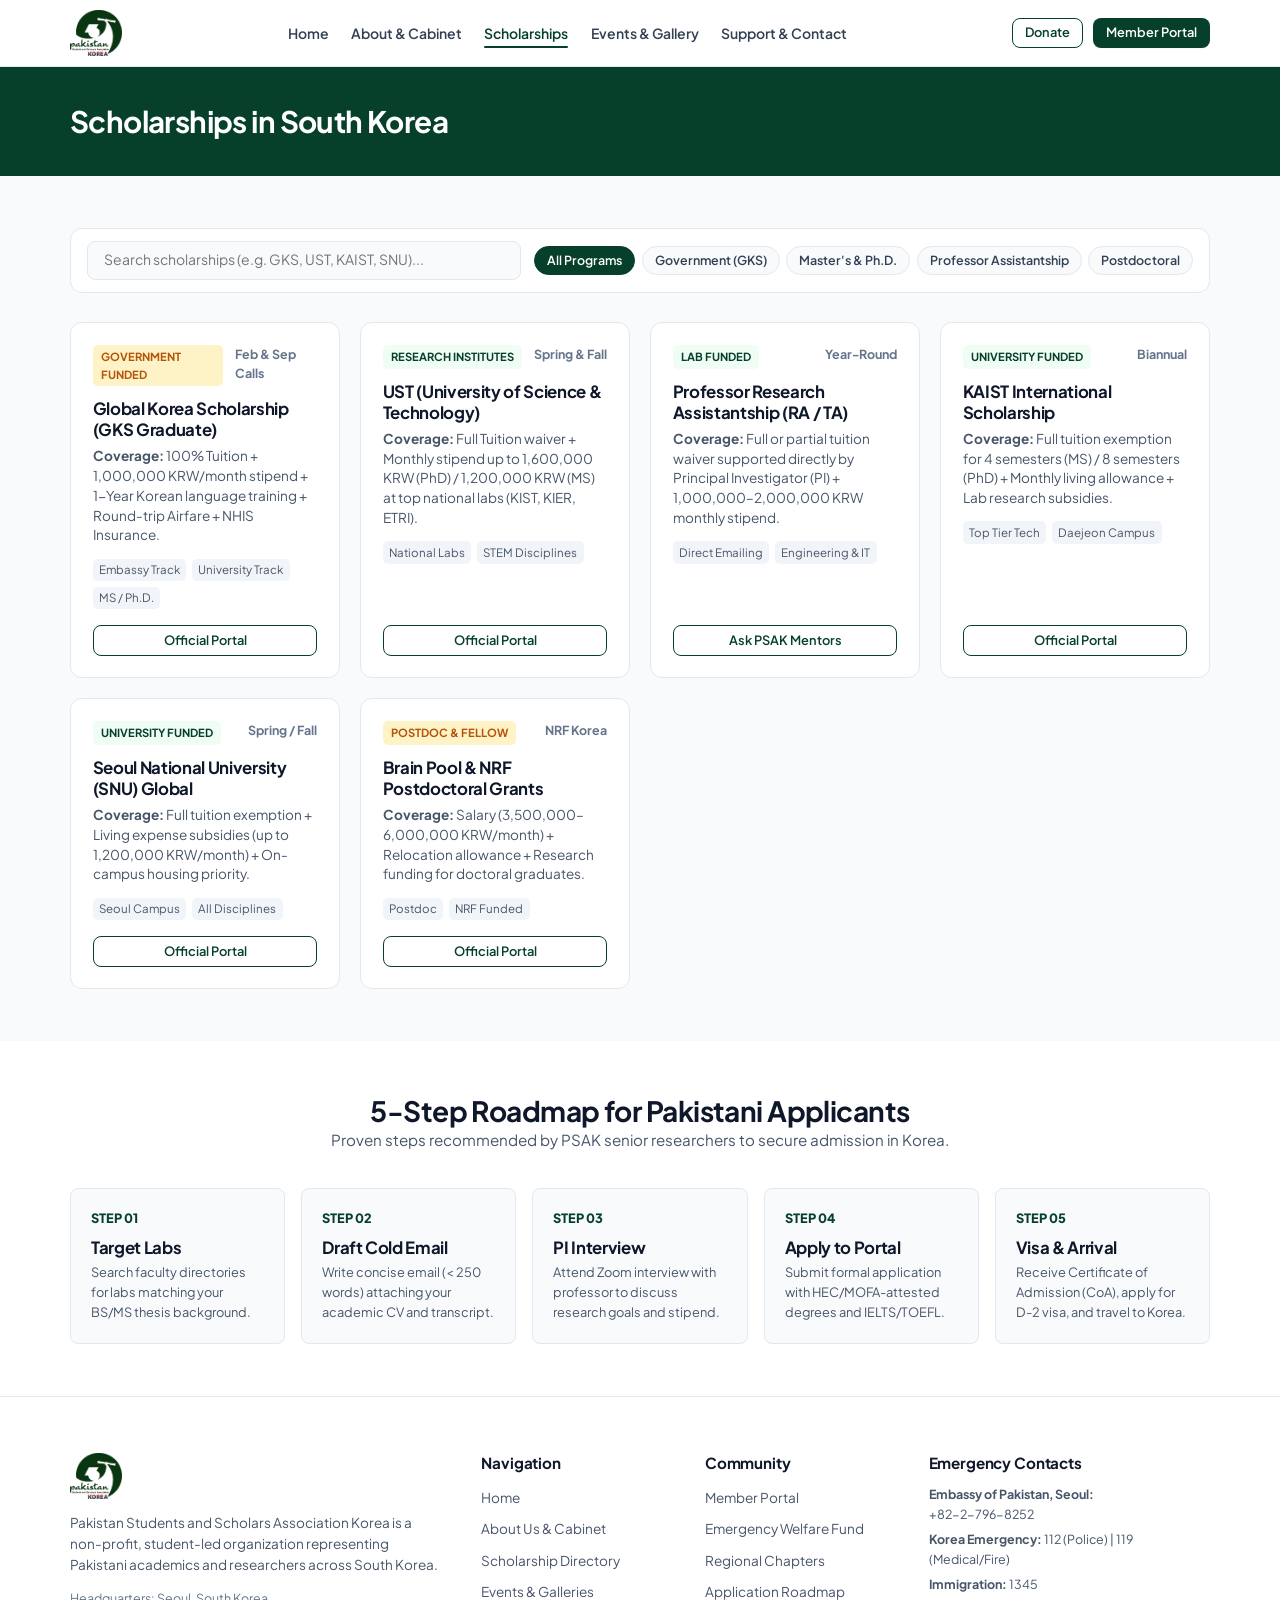
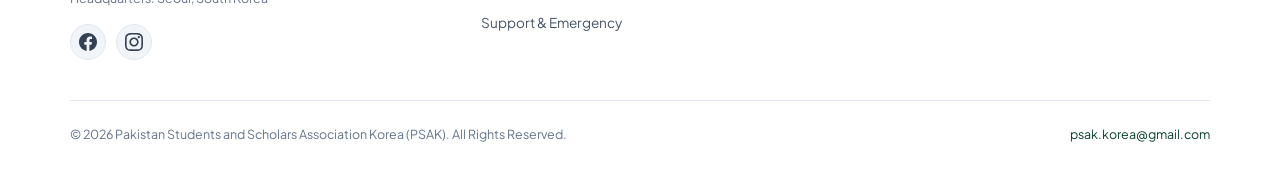
<file: scholarship.html>
<!DOCTYPE html>
<html lang="en">
<head>
  <meta charset="UTF-8">
  <meta name="viewport" content="width=device-width, initial-scale=1.0">
  <title>Scholarships &amp; Grants in Korea | PSAK</title>
  <meta name="description" content="Comprehensive guide to South Korean scholarships for Pakistani students: GKS, UST, KAIST, SNU, and Professor Laboratory Assistantships.">
  <link rel="stylesheet" href="assets/css/style.css">
  <link rel="icon" type="image/png" href="assets/images/psak_logo.png">
</head>
<body>

  <!-- Main Sticky Header -->
  <header class="site-header">
    <div class="container">
      <nav class="nav-container" aria-label="Main Navigation">
        <a href="index.html" class="brand-logo">
          <img src="assets/images/psak_logo.png" alt="PSAK Logo" class="brand-logo-img">
        </a>

        <ul class="nav-menu">
          <li><a href="index.html" class="nav-link">Home</a></li>
          <li><a href="about.html" class="nav-link">About &amp; Cabinet</a></li>
          <li><a href="scholarship.html" class="nav-link active">Scholarships</a></li>
          <li><a href="event.html" class="nav-link">Events &amp; Gallery</a></li>
          <li><a href="contact.html" class="nav-link">Support &amp; Contact</a></li>
        </ul>

        <div class="nav-actions">
          <button class="btn btn-outline btn-sm open-donate-modal" id="topDonateBtn">Donate</button>
          <a href="login.html" class="btn btn-primary btn-sm">Member Portal</a>
          <button class="mobile-toggle" aria-label="Toggle Navigation Menu">
            <svg width="20" height="20" viewBox="0 0 24 24" fill="none" stroke="currentColor" stroke-width="2">
              <line x1="3" y1="12" x2="21" y2="12"></line><line x1="3" y1="6" x2="21" y2="6"></line><line x1="3" y1="18" x2="21" y2="18"></line>
            </svg>
          </button>
        </div>
      </nav>
    </div>
  </header>

  <!-- Mobile Drawer -->
  <div class="drawer-backdrop"></div>
  <aside class="mobile-drawer">
    <div>
      <div class="drawer-header">
        <a href="index.html" class="brand-logo">
          <img src="assets/images/psak_logo.png" alt="PSAK Logo" style="height: 34px; width: auto;">
        </a>
        <button class="drawer-close" aria-label="Close Navigation Drawer">&times;</button>
      </div>
      <ul class="mobile-menu">
        <li><a href="index.html" class="nav-link">Home</a></li>
        <li><a href="about.html" class="nav-link">About &amp; Leadership</a></li>
        <li><a href="scholarship.html" class="nav-link active">Scholarships in Korea</a></li>
        <li><a href="event.html" class="nav-link">Events &amp; Activities</a></li>
        <li><a href="contact.html" class="nav-link">Contact &amp; Helpdesk</a></li>
      </ul>
    </div>
    <div class="drawer-actions">
      <button class="btn btn-gold btn-block open-donate-modal">Student Emergency Fund</button>
      <a href="login.html" class="btn btn-primary btn-block">Member Portal / Register</a>
    </div>
  </aside>

  <!-- Page Banner (Clean Header without subtitle line) -->
  <section class="section-sm bg-emerald" style="padding-top: 2.25rem; padding-bottom: 2.25rem;">
    <div class="container text-center">
      <h1 style="color: var(--white); margin: 0; font-size: 1.85rem;">Scholarships in South Korea</h1>
    </div>
  </section>

  <!-- Scholarships Explorer & Interactive Directory -->
  <section class="section bg-slate">
    <div class="container">
      <!-- Filter Bar -->
      <div class="filter-bar">
        <div class="search-input-wrap">
          <input type="text" id="filterSearchInput" placeholder="Search scholarships (e.g. GKS, UST, KAIST, SNU)..." aria-label="Search scholarships">
        </div>
        <div class="filter-pills">
          <button class="filter-btn active" data-filter="all">All Programs</button>
          <button class="filter-btn" data-filter="government">Government (GKS)</button>
          <button class="filter-btn" data-filter="graduate">Master's &amp; Ph.D.</button>
          <button class="filter-btn" data-filter="lab">Professor Assistantship</button>
          <button class="filter-btn" data-filter="postdoc">Postdoctoral</button>
        </div>
      </div>

      <!-- Scholarship Cards Grid -->
      <div class="pillars-grid" id="scholarshipsContainer">
        <!-- 1. GKS Graduate -->
        <article class="scholarship-card" data-category="government graduate">
          <div>
            <div class="scholarship-header">
              <span class="scholarship-level scholarship-badge-gold">Government Funded</span>
              <span style="font-size: 0.78rem; font-weight: 700; color: var(--slate-500);">Feb &amp; Sep Calls</span>
            </div>
            <h3 class="scholarship-title">Global Korea Scholarship (GKS Graduate)</h3>
            <p class="scholarship-coverage">
              <strong>Coverage:</strong> 100% Tuition + 1,000,000 KRW/month stipend + 1-Year Korean language training + Round-trip Airfare + NHIS Insurance.
            </p>
            <div class="scholarship-tags">
              <span class="tag-item">Embassy Track</span>
              <span class="tag-item">University Track</span>
              <span class="tag-item">MS / Ph.D.</span>
            </div>
          </div>
          <a href="https://www.studyinkorea.go.kr" target="_blank" rel="noopener noreferrer" class="btn btn-outline btn-sm">Official Portal</a>
        </article>

        <!-- 2. UST Fellowship -->
        <article class="scholarship-card" data-category="graduate lab">
          <div>
            <div class="scholarship-header">
              <span class="scholarship-level">Research Institutes</span>
              <span style="font-size: 0.78rem; font-weight: 700; color: var(--slate-500);">Spring &amp; Fall</span>
            </div>
            <h3 class="scholarship-title">UST (University of Science &amp; Technology)</h3>
            <p class="scholarship-coverage">
              <strong>Coverage:</strong> Full Tuition waiver + Monthly stipend up to 1,600,000 KRW (PhD) / 1,200,000 KRW (MS) at top national labs (KIST, KIER, ETRI).
            </p>
            <div class="scholarship-tags">
              <span class="tag-item">National Labs</span>
              <span class="tag-item">STEM Disciplines</span>
            </div>
          </div>
          <a href="https://www.ust.ac.kr" target="_blank" rel="noopener noreferrer" class="btn btn-outline btn-sm">Official Portal</a>
        </article>

        <!-- 3. Professor Lab RA/TA -->
        <article class="scholarship-card" data-category="lab graduate">
          <div>
            <div class="scholarship-header">
              <span class="scholarship-level">Lab Funded</span>
              <span style="font-size: 0.78rem; font-weight: 700; color: var(--slate-500);">Year-Round</span>
            </div>
            <h3 class="scholarship-title">Professor Research Assistantship (RA / TA)</h3>
            <p class="scholarship-coverage">
              <strong>Coverage:</strong> Full or partial tuition waiver supported directly by Principal Investigator (PI) + 1,000,000–2,000,000 KRW monthly stipend.
            </p>
            <div class="scholarship-tags">
              <span class="tag-item">Direct Emailing</span>
              <span class="tag-item">Engineering &amp; IT</span>
            </div>
          </div>
          <a href="about.html" class="btn btn-outline btn-sm">Ask PSAK Mentors</a>
        </article>

        <!-- 4. KAIST Fellowship -->
        <article class="scholarship-card" data-category="graduate">
          <div>
            <div class="scholarship-header">
              <span class="scholarship-level">University Funded</span>
              <span style="font-size: 0.78rem; font-weight: 700; color: var(--slate-500);">Biannual</span>
            </div>
            <h3 class="scholarship-title">KAIST International Scholarship</h3>
            <p class="scholarship-coverage">
              <strong>Coverage:</strong> Full tuition exemption for 4 semesters (MS) / 8 semesters (PhD) + Monthly living allowance + Lab research subsidies.
            </p>
            <div class="scholarship-tags">
              <span class="tag-item">Top Tier Tech</span>
              <span class="tag-item">Daejeon Campus</span>
            </div>
          </div>
          <a href="https://admission.kaist.ac.kr" target="_blank" rel="noopener noreferrer" class="btn btn-outline btn-sm">Official Portal</a>
        </article>

        <!-- 5. SNU Global Scholarship -->
        <article class="scholarship-card" data-category="graduate government">
          <div>
            <div class="scholarship-header">
              <span class="scholarship-level">University Funded</span>
              <span style="font-size: 0.78rem; font-weight: 700; color: var(--slate-500);">Spring / Fall</span>
            </div>
            <h3 class="scholarship-title">Seoul National University (SNU) Global</h3>
            <p class="scholarship-coverage">
              <strong>Coverage:</strong> Full tuition exemption + Living expense subsidies (up to 1,200,000 KRW/month) + On-campus housing priority.
            </p>
            <div class="scholarship-tags">
              <span class="tag-item">Seoul Campus</span>
              <span class="tag-item">All Disciplines</span>
            </div>
          </div>
          <a href="https://en.snu.ac.kr" target="_blank" rel="noopener noreferrer" class="btn btn-outline btn-sm">Official Portal</a>
        </article>

        <!-- 6. Brain Pool & Postdoctoral -->
        <article class="scholarship-card" data-category="postdoc">
          <div>
            <div class="scholarship-header">
              <span class="scholarship-level scholarship-badge-gold">Postdoc &amp; Fellow</span>
              <span style="font-size: 0.78rem; font-weight: 700; color: var(--slate-500);">NRF Korea</span>
            </div>
            <h3 class="scholarship-title">Brain Pool &amp; NRF Postdoctoral Grants</h3>
            <p class="scholarship-coverage">
              <strong>Coverage:</strong> Salary (3,500,000–6,000,000 KRW/month) + Relocation allowance + Research funding for doctoral graduates.
            </p>
            <div class="scholarship-tags">
              <span class="tag-item">Postdoc</span>
              <span class="tag-item">NRF Funded</span>
            </div>
          </div>
          <a href="https://www.nrf.re.kr" target="_blank" rel="noopener noreferrer" class="btn btn-outline btn-sm">Official Portal</a>
        </article>
      </div>
    </div>
  </section>

  <!-- Step-by-Step Application Roadmap -->
  <section class="section bg-white" id="roadmap">
    <div class="container">
      <div class="section-header">
        <h2>5-Step Roadmap for Pakistani Applicants</h2>
        <p class="lead-text">Proven steps recommended by PSAK senior researchers to secure admission in Korea.</p>
      </div>

      <div style="display: grid; grid-template-columns: repeat(auto-fit, minmax(200px, 1fr)); gap: 1rem;">
        <div style="background-color: var(--slate-50); border: 1px solid var(--border-color); border-radius: var(--radius-md); padding: 1.25rem;">
          <div style="font-size: 0.8rem; font-weight: 800; color: var(--primary); margin-bottom: 0.5rem;">STEP 01</div>
          <h4 style="margin-bottom: 0.35rem;">Target Labs</h4>
          <p style="font-size: 0.8rem; color: var(--slate-600);">Search faculty directories for labs matching your BS/MS thesis background.</p>
        </div>

        <div style="background-color: var(--slate-50); border: 1px solid var(--border-color); border-radius: var(--radius-md); padding: 1.25rem;">
          <div style="font-size: 0.8rem; font-weight: 800; color: var(--primary); margin-bottom: 0.5rem;">STEP 02</div>
          <h4 style="margin-bottom: 0.35rem;">Draft Cold Email</h4>
          <p style="font-size: 0.8rem; color: var(--slate-600);">Write concise email (< 250 words) attaching your academic CV and transcript.</p>
        </div>

        <div style="background-color: var(--slate-50); border: 1px solid var(--border-color); border-radius: var(--radius-md); padding: 1.25rem;">
          <div style="font-size: 0.8rem; font-weight: 800; color: var(--primary); margin-bottom: 0.5rem;">STEP 03</div>
          <h4 style="margin-bottom: 0.35rem;">PI Interview</h4>
          <p style="font-size: 0.8rem; color: var(--slate-600);">Attend Zoom interview with professor to discuss research goals and stipend.</p>
        </div>

        <div style="background-color: var(--slate-50); border: 1px solid var(--border-color); border-radius: var(--radius-md); padding: 1.25rem;">
          <div style="font-size: 0.8rem; font-weight: 800; color: var(--primary); margin-bottom: 0.5rem;">STEP 04</div>
          <h4 style="margin-bottom: 0.35rem;">Apply to Portal</h4>
          <p style="font-size: 0.8rem; color: var(--slate-600);">Submit formal application with HEC/MOFA-attested degrees and IELTS/TOEFL.</p>
        </div>

        <div style="background-color: var(--slate-50); border: 1px solid var(--border-color); border-radius: var(--radius-md); padding: 1.25rem;">
          <div style="font-size: 0.8rem; font-weight: 800; color: var(--accent); margin-bottom: 0.5rem;">STEP 05</div>
          <h4 style="margin-bottom: 0.35rem;">Visa &amp; Arrival</h4>
          <p style="font-size: 0.8rem; color: var(--slate-600);">Receive Certificate of Admission (CoA), apply for D-2 visa, and travel to Korea.</p>
        </div>
      </div>
    </div>
  </section>

  <!-- Emergency Support Modal -->
  <div class="modal-overlay" id="donationModal" role="dialog" aria-modal="true" aria-labelledby="modalTitle">
    <div class="modal-card">
      <button class="modal-close-btn close-modal" aria-label="Close modal">&times;</button>
      <div style="text-align: center; margin-bottom: 1rem;">
        <h3 id="modalTitle" style="font-size: 1.25rem;">PSAK Student Emergency Fund</h3>
        <p style="font-size: 0.825rem; color: var(--slate-600); margin-top: 0.35rem;">
          Your contributions directly assist fellow Pakistani students facing urgent medical, accommodation, or emergency situations in South Korea.
        </p>
      </div>

      <div class="bank-detail-box">
        <div class="bank-row">
          <span class="bank-label">Bank Name</span>
          <span class="bank-value">KEB HANA BANK (하나은행)</span>
        </div>
        <div class="bank-row">
          <span class="bank-label">Account Number</span>
          <span class="bank-value">545-910007-72004</span>
        </div>
        <div class="bank-row">
          <span class="bank-label">Account Holder</span>
          <span class="bank-value">파키스탄 스트던트 앤드 (PSAK)</span>
        </div>
      </div>

      <div style="display: flex; flex-direction: column; gap: 0.5rem;">
        <button class="btn btn-primary btn-block copy-account-btn" data-account="545-910007-72004">
          Copy Account (545-910007-72004)
        </button>
        <button class="btn btn-secondary btn-block close-modal">Close</button>
      </div>
    </div>
  </div>

  <div class="toast-msg"></div>

  <!-- Clean White Footer -->
  <footer class="site-footer">
    <div class="container">
      <div class="footer-grid">
        <div class="footer-col">
          <a href="index.html" class="brand-logo" style="margin-bottom: 0.85rem;">
            <img src="assets/images/psak_logo.png" alt="PSAK Logo" style="height: 46px; width: auto; max-width: 170px; object-fit: contain;">
          </a>
          <p style="margin-bottom: 0.85rem;">
            Pakistan Students and Scholars Association Korea is a non-profit, student-led organization representing Pakistani academics and researchers across South Korea.
          </p>
          <p style="font-size: 0.78rem; color: var(--slate-500); margin-bottom: 0.85rem;">
            Headquarters: Seoul, South Korea
          </p>
          <div class="footer-social-links">
            <a href="https://www.facebook.com/PSAKOfficial" target="_blank" rel="noopener noreferrer" class="social-icon-btn" aria-label="Facebook">
              <svg width="18" height="18" viewBox="0 0 24 24" fill="currentColor">
                <path d="M24 12.073c0-6.627-5.373-12-12-12s-12 5.373-12 12c0 5.99 4.388 10.954 10.125 11.854v-8.385H7.078v-3.47h3.047V9.43c0-3.007 1.792-4.669 4.533-4.669 1.312 0 2.686.235 2.686.235v2.953H15.83c-1.491 0-1.956.925-1.956 1.874v2.25h3.328l-.532 3.47h-2.796v8.385C19.612 23.027 24 18.062 24 12.073z"/>
              </svg>
            </a>
            <a href="https://www.instagram.com/psak_official/" target="_blank" rel="noopener noreferrer" class="social-icon-btn" aria-label="Instagram">
              <svg width="18" height="18" viewBox="0 0 24 24" fill="currentColor">
                <path d="M12 2.163c3.204 0 3.584.012 4.85.07 3.252.148 4.771 1.691 4.919 4.919.058 1.265.069 1.645.069 4.849 0 3.205-.012 3.584-.069 4.849-.149 3.225-1.664 4.771-4.919 4.919-1.266.058-1.644.07-4.85.07-3.204 0-3.584-.012-4.849-.07-3.26-.149-4.771-1.699-4.919-4.92-.058-1.265-.07-1.644-.07-4.849 0-3.204.13-3.583.07-4.849.149-3.227 1.664-4.771 4.919-4.919 1.266-.057 1.645-.069 4.849-.069zm0-2.163c-3.259 0-3.667.014-4.947.072-4.358.2-6.78 2.618-6.98 6.98-.059 1.281-.073 1.689-.073 4.948 0 3.259.014 3.668.072 4.948.2 4.358 2.618 6.78 6.98 6.98 1.281.058 1.689.072 4.948.072 3.259 0 3.668-.014 4.948-.072 4.354-.2 6.782-2.618 6.979-6.98.059-1.28.073-1.689.073-4.948 0-3.259-.014-3.667-.072-4.947-.196-4.354-2.617-6.78-6.979-6.98-1.281-.059-1.69-.073-4.949-.073zm0 5.838c-3.403 0-6.162 2.759-6.162 6.162s2.759 6.163 6.162 6.163 6.162-2.759 6.162-6.163c0-3.403-2.759-6.162-6.162-6.162zm0 10.162c-2.209 0-4-1.79-4-4 0-2.209 1.791-4 4-4s4 1.791 4 4c0 2.21-1.791 4-4 4zm6.406-11.845c-.796 0-1.441.645-1.441 1.44s.645 1.44 1.441 1.44c.795 0 1.439-.645 1.439-1.44s-.644-1.44-1.439-1.44z"/>
              </svg>
            </a>
          </div>
        </div>

        <div class="footer-col">
          <h4>Navigation</h4>
          <ul class="footer-links">
            <li><a href="index.html">Home</a></li>
            <li><a href="about.html">About Us &amp; Cabinet</a></li>
            <li><a href="scholarship.html">Scholarship Directory</a></li>
            <li><a href="event.html">Events &amp; Galleries</a></li>
            <li><a href="contact.html">Support &amp; Emergency</a></li>
          </ul>
        </div>

        <div class="footer-col">
          <h4>Community</h4>
          <ul class="footer-links">
            <li><a href="login.html">Member Portal</a></li>
            <li><a href="#" class="open-donate-modal">Emergency Welfare Fund</a></li>
            <li><a href="about.html#regional">Regional Chapters</a></li>
            <li><a href="scholarship.html#roadmap">Application Roadmap</a></li>
          </ul>
        </div>

        <div class="footer-col">
          <h4>Emergency Contacts</h4>
          <p style="font-size: 0.78rem; margin-bottom: 0.4rem;">
            <strong>Embassy of Pakistan, Seoul:</strong><br>
            +82-2-796-8252
          </p>
          <p style="font-size: 0.78rem; margin-bottom: 0.4rem;">
            <strong>Korea Emergency:</strong> 112 (Police) | 119 (Medical/Fire)
          </p>
          <p style="font-size: 0.78rem;">
            <strong>Immigration:</strong> 1345
          </p>
        </div>
      </div>

      <div class="footer-bottom">
        <div>&copy; 2026 Pakistan Students and Scholars Association Korea (PSAK). All Rights Reserved.</div>
        <div style="display: flex; gap: 1rem;">
          <a href="mailto:psak.korea@gmail.com">psak.korea@gmail.com</a>
        </div>
      </div>
    </div>
  </footer>

  <script src="assets/js/main.js"></script>
  <script src="assets/js/filter.js"></script>
</body>
</html>
</file>
<file: assets/css/style.css>
/* ==========================================================================
   PSAK (Pakistan Students and Scholars Association Korea)
   Modern Minimal Design System & Refined Stylesheet
   ========================================================================== */

@import url('https://fonts.googleapis.com/css2?family=Plus+Jakarta+Sans:ital,wght@0,400;0,500;0,600;0,700;0,800;1,400;1,600&display=swap');

/* --- Design Tokens & Variables --- */
:root {
  /* Brand Colors */
  --primary: #06402B;
  --primary-dark: #042e1f;
  --primary-deep: #032418;
  --primary-light: #0d5f41;
  --primary-50: #f0fdf4;
  --primary-100: #dcfce7;
  --primary-200: #bbf7d0;

  /* Accent */
  --accent: #06402B;
  --accent-gold: #d97706;
  --accent-light: #0d5f41;
  --accent-50: #f0fdf4;
  --accent-100: #dcfce7;

  /* Neutral Slates */
  --slate-900: #0f172a;
  --slate-800: #1e293b;
  --slate-700: #334155;
  --slate-600: #475569;
  --slate-500: #64748b;
  --slate-400: #94a3b8;
  --slate-300: #cbd5e1;
  --slate-200: #e2e8f0;
  --slate-100: #f1f5f9;
  --slate-50: #f8fafc;
  --white: #ffffff;

  /* Typography */
  --font-main: 'Plus Jakarta Sans', -apple-system, BlinkMacSystemFont, 'Segoe UI', Roboto, Helvetica, Arial, sans-serif;

  /* Shadows */
  --shadow-sm: 0 1px 2px 0 rgba(0, 0, 0, 0.04);
  --shadow-md: 0 4px 6px -1px rgba(0, 0, 0, 0.05), 0 2px 4px -2px rgba(0, 0, 0, 0.03);
  --shadow-lg: 0 10px 15px -3px rgba(0, 0, 0, 0.06), 0 4px 6px -4px rgba(0, 0, 0, 0.02);
  --shadow-xl: 0 20px 25px -5px rgba(0, 0, 0, 0.07), 0 8px 10px -6px rgba(0, 0, 0, 0.03);
  --shadow-emerald: 0 8px 20px -4px rgba(6, 64, 43, 0.28);

  /* Borders & Radius */
  --radius-sm: 5px;
  --radius-md: 8px;
  --radius-lg: 12px;
  --radius-xl: 18px;
  --radius-full: 9999px;
  --border-color: #e2e8f0;

  /* Transitions */
  --transition-fast: 0.15s ease;
  --transition-normal: 0.25s ease;
  --transition-smooth: 0.35s cubic-bezier(0.16, 1, 0.3, 1);
}

/* --- Base & Reset --- */
*, *::before, *::after {
  box-sizing: border-box;
  margin: 0;
  padding: 0;
}

html, body {
  width: 100%;
  max-width: 100%;
  overflow-x: hidden;
}

html {
  font-family: var(--font-main);
  color: var(--slate-800);
  background-color: #fbfcfd;
  line-height: 1.55;
  -webkit-text-size-adjust: 100%;
  scroll-behavior: smooth;
}

body {
  font-size: 0.9375rem;
  font-weight: 400;
  display: flex;
  flex-direction: column;
  min-height: 100vh;
}

img, svg {
  display: block;
  max-width: 100%;
  height: auto;
}

a {
  color: var(--primary);
  text-decoration: none;
  transition: color var(--transition-fast);
}

a:hover {
  color: var(--primary-dark);
}

button, input, select, textarea {
  font-family: inherit;
  font-size: inherit;
}

/* --- Refined Minimal Typography --- */
h1, h2, h3, h4, h5, h6 {
  color: var(--slate-900);
  font-weight: 700;
  line-height: 1.25;
  letter-spacing: -0.02em;
}

h1 { font-size: clamp(1.65rem, 2.5vw + 0.8rem, 2.25rem); }
h2 { font-size: clamp(1.35rem, 1.8vw + 0.5rem, 1.75rem); }
h3 { font-size: clamp(1.1rem, 1.2vw + 0.3rem, 1.35rem); }
h4 { font-size: 1.05rem; }
p { color: var(--slate-600); margin-bottom: 0.85rem; font-size: 0.925rem; }
p:last-child { margin-bottom: 0; }

.lead-text {
  font-size: 0.95rem;
  color: var(--slate-600);
  line-height: 1.55;
}

.section-header {
  text-align: center;
  max-width: 620px;
  margin: 0 auto 2.25rem auto;
}

.section-header.text-left {
  text-align: left;
  margin-left: 0;
}

/* --- Layout Containers --- */
.container {
  width: 100%;
  max-width: 1180px;
  margin-left: auto;
  margin-right: auto;
  padding-left: 1.25rem;
  padding-right: 1.25rem;
}

.section {
  padding-top: 3.25rem;
  padding-bottom: 3.25rem;
  position: relative;
}

.section-sm {
  padding-top: 2.25rem;
  padding-bottom: 2.25rem;
}

.bg-slate { background-color: var(--slate-50); }
.bg-white { background-color: var(--white); }
.bg-emerald { background-color: var(--primary); color: var(--white); }

/* --- Main Header & Sticky Navigation --- */
.site-header {
  position: sticky;
  top: 0;
  z-index: 1000;
  background-color: rgba(255, 255, 255, 0.98);
  backdrop-filter: blur(10px);
  -webkit-backdrop-filter: blur(10px);
  border-bottom: 1px solid var(--border-color);
  transition: all var(--transition-normal);
}

.site-header.scrolled {
  box-shadow: var(--shadow-sm);
}

.nav-container {
  display: flex;
  align-items: center;
  justify-content: space-between;
  height: 4.1rem;
  gap: 1rem;
}

/* Header Logo */
.brand-logo {
  display: flex;
  align-items: center;
  gap: 0.6rem;
  text-decoration: none;
  flex-shrink: 0;
}

.brand-logo-img {
  height: 46px;
  width: auto;
  max-width: 180px;
  object-fit: contain;
  display: block;
}

/* Desktop Navigation Menu */
.nav-menu {
  display: flex;
  align-items: center;
  gap: 1.4rem;
  list-style: none;
}

.nav-link {
  font-size: 0.875rem;
  font-weight: 600;
  color: var(--slate-700);
  padding: 0.4rem 0;
  position: relative;
  transition: color var(--transition-fast);
}

.nav-link:hover, .nav-link.active {
  color: var(--primary);
}

.nav-link.active::after {
  content: '';
  position: absolute;
  bottom: 0;
  left: 0;
  right: 0;
  height: 2px;
  background-color: var(--primary);
  border-radius: 2px;
}

/* Header Actions */
.nav-actions {
  display: flex;
  align-items: center;
  gap: 0.6rem;
  flex-shrink: 0;
}

/* Mobile Hamburger Toggle */
.mobile-toggle {
  display: none;
  background: transparent;
  border: 1px solid var(--slate-200);
  border-radius: var(--radius-md);
  padding: 0.35rem;
  cursor: pointer;
  color: var(--slate-800);
  width: 36px;
  height: 36px;
  align-items: center;
  justify-content: center;
  transition: background var(--transition-fast);
}

.mobile-toggle:hover {
  background-color: var(--slate-100);
}

/* Mobile Drawer */
.mobile-drawer {
  position: fixed;
  top: 0;
  right: -100%;
  width: 82%;
  max-width: 310px;
  height: 100vh;
  background-color: var(--white);
  z-index: 1100;
  box-shadow: -6px 0 20px rgba(0, 0, 0, 0.1);
  padding: 1.25rem 1.25rem;
  display: flex;
  flex-direction: column;
  justify-content: space-between;
  transition: right var(--transition-smooth);
}

.mobile-drawer.open {
  right: 0;
}

.drawer-backdrop {
  position: fixed;
  top: 0;
  left: 0;
  width: 100vw;
  height: 100vh;
  background-color: rgba(15, 23, 42, 0.45);
  backdrop-filter: blur(3px);
  z-index: 1050;
  opacity: 0;
  visibility: hidden;
  transition: all var(--transition-normal);
}

.drawer-backdrop.active {
  opacity: 1;
  visibility: visible;
}

.drawer-header {
  display: flex;
  align-items: center;
  justify-content: space-between;
  margin-bottom: 1.5rem;
  padding-bottom: 0.75rem;
  border-bottom: 1px solid var(--slate-200);
}

.drawer-close {
  background: none;
  border: none;
  font-size: 1.4rem;
  cursor: pointer;
  color: var(--slate-600);
  padding: 0.25rem;
}

.mobile-menu {
  list-style: none;
  display: flex;
  flex-direction: column;
  gap: 0.4rem;
}

.mobile-menu .nav-link {
  display: block;
  font-size: 0.95rem;
  padding: 0.6rem 0.85rem;
  border-radius: var(--radius-md);
}

.mobile-menu .nav-link:hover, .mobile-menu .nav-link.active {
  background-color: var(--primary-50);
}

.drawer-actions {
  display: flex;
  flex-direction: column;
  gap: 0.6rem;
  padding-top: 1.25rem;
  border-top: 1px solid var(--slate-200);
}

/* --- Buttons --- */
.btn {
  display: inline-flex;
  align-items: center;
  justify-content: center;
  gap: 0.4rem;
  font-size: 0.85rem;
  font-weight: 600;
  padding: 0.5rem 1.05rem;
  border-radius: var(--radius-md);
  border: 1px solid transparent;
  cursor: pointer;
  transition: all var(--transition-normal);
  line-height: 1.35;
  white-space: nowrap;
}

.btn-sm {
  padding: 0.35rem 0.75rem;
  font-size: 0.8rem;
}

.btn-lg {
  padding: 0.65rem 1.4rem;
  font-size: 0.925rem;
  border-radius: var(--radius-md);
}

.btn-primary {
  background-color: var(--primary);
  color: var(--white);
  box-shadow: var(--shadow-sm);
}

.btn-primary:hover {
  background-color: var(--primary-dark);
  color: var(--white);
  box-shadow: var(--shadow-emerald);
  transform: translateY(-1px);
}

.btn-secondary {
  background-color: var(--slate-100);
  color: var(--slate-800);
  border-color: var(--slate-200);
}

.btn-secondary:hover {
  background-color: var(--slate-200);
  color: var(--slate-900);
}

.btn-outline {
  background-color: transparent;
  color: var(--primary);
  border-color: var(--primary);
}

.btn-outline:hover {
  background-color: var(--primary);
  color: var(--white);
}

.btn-outline-white {
  background-color: transparent;
  color: var(--white);
  border-color: rgba(255, 255, 255, 0.45);
}

.btn-outline-white:hover {
  background-color: rgba(255, 255, 255, 0.15);
  border-color: var(--white);
  color: var(--white);
}

.btn-gold {
  background-color: var(--accent);
  color: var(--white);
}

.btn-gold:hover {
  background-color: #b45309;
  color: var(--white);
  transform: translateY(-1px);
}

.btn-block {
  width: 100%;
}

/* --- Hero Slideshow Section (Smooth Horizontal Slide-In) --- */
.hero-slider-section {
  position: relative;
  background-color: var(--slate-900);
  min-height: 420px;
  overflow: hidden;
}

.slider-wrapper {
  position: relative;
  width: 100%;
  height: 420px;
  overflow: hidden;
}

.slider-track {
  display: flex;
  width: 100%;
  height: 100%;
  transition: transform 0.6s cubic-bezier(0.25, 1, 0.5, 1);
  will-change: transform;
}

.slide-item {
  min-width: 100%;
  width: 100%;
  height: 100%;
  position: relative;
  background-size: cover;
  background-position: center center;
  background-repeat: no-repeat;
  display: flex;
  align-items: center;
  flex-shrink: 0;
}

.slide-overlay {
  position: absolute;
  top: 0;
  left: 0;
  right: 0;
  bottom: 0;
  background: linear-gradient(
    90deg,
    rgba(3, 43, 24, 0.88) 0%,
    rgba(3, 43, 24, 0.72) 55%,
    rgba(15, 23, 42, 0.5) 100%
  );
  z-index: 1;
}

.slide-content {
  position: relative;
  z-index: 3;
  color: var(--white);
  max-width: 660px;
  padding: 1.5rem 0;
}

.slide-title {
  color: var(--white);
  font-size: clamp(1.45rem, 2.8vw + 0.6rem, 2.35rem);
  font-weight: 800;
  line-height: 1.2;
  margin-bottom: 0.85rem;
  letter-spacing: -0.02em;
}

.slide-desc {
  color: rgba(255, 255, 255, 0.9);
  font-size: clamp(0.85rem, 1.1vw + 0.3rem, 1.0rem);
  line-height: 1.55;
  margin-bottom: 1.5rem;
  max-width: 580px;
}

.slide-cta-group {
  display: flex;
  align-items: center;
  flex-wrap: wrap;
  gap: 0.75rem;
}

/* Slider Controls */
.slider-arrows {
  position: absolute;
  top: 50%;
  left: 0;
  right: 0;
  transform: translateY(-50%);
  display: flex;
  justify-content: space-between;
  padding: 0 1.25rem;
  z-index: 10;
  pointer-events: none;
}

.slider-arrow-btn {
  pointer-events: auto;
  width: 38px;
  height: 38px;
  border-radius: 50%;
  background-color: rgba(255, 255, 255, 0.18);
  border: 1px solid rgba(255, 255, 255, 0.3);
  backdrop-filter: blur(6px);
  color: var(--white);
  display: flex;
  align-items: center;
  justify-content: center;
  cursor: pointer;
  transition: all var(--transition-fast);
}

.slider-arrow-btn:hover {
  background-color: var(--white);
  color: var(--slate-900);
}

.slider-dots {
  position: absolute;
  bottom: 1.25rem;
  left: 50%;
  transform: translateX(-50%);
  display: flex;
  align-items: center;
  gap: 0.5rem;
  z-index: 10;
}

.slider-dot {
  width: 9px;
  height: 9px;
  border-radius: var(--radius-full);
  background-color: rgba(255, 255, 255, 0.4);
  border: none;
  cursor: pointer;
  transition: all var(--transition-fast);
}

.slider-dot.active {
  width: 24px;
  background-color: var(--white);
}

/* --- Metric Counter Strip --- */
.metrics-strip {
  background-color: var(--white);
  border: 1px solid var(--border-color);
  box-shadow: var(--shadow-sm);
  position: relative;
  z-index: 5;
  margin-top: -24px;
  border-radius: var(--radius-lg);
  padding: 1.25rem 1.5rem;
}

.metrics-grid {
  display: grid;
  grid-template-columns: repeat(4, 1fr);
  gap: 1.25rem;
}

.metric-item {
  display: flex;
  flex-direction: column;
  justify-content: center;
}

.metric-number {
  font-size: 1.5rem;
  font-weight: 800;
  color: var(--primary);
  line-height: 1.1;
  letter-spacing: -0.02em;
}

.metric-label {
  font-size: 0.8rem;
  font-weight: 600;
  color: var(--slate-600);
  margin-top: 0.25rem;
}

/* --- Refined 5-Card Pillars Section (Desktop 5-Col Grid / Mobile 1-Card Slider) --- */
.pillars-carousel-wrapper {
  width: 100%;
  position: relative;
}

.pillars-5-grid {
  display: grid;
  grid-template-columns: repeat(5, minmax(0, 1fr));
  gap: 1rem;
}

.pillar-5-card {
  background-color: var(--white);
  border: 1px solid var(--border-color);
  border-radius: var(--radius-lg);
  padding: 1.35rem 1rem;
  display: flex;
  flex-direction: column;
  box-shadow: var(--shadow-sm);
  transition: all var(--transition-normal);
}

.pillar-5-card:hover {
  transform: translateY(-3px);
  box-shadow: var(--shadow-md);
  border-color: var(--primary-200);
}

.pillar-top-logo {
  height: 26px;
  width: auto;
  margin: 0 0 0.75rem auto;
  display: block;
  object-fit: contain;
}

.pillar-tag {
  font-size: 0.7rem;
  font-weight: 800;
  color: var(--primary);
  text-transform: uppercase;
  letter-spacing: 0.05em;
  text-align: center;
  margin-bottom: 0.85rem;
}

.pillar-header-wrap {
  display: flex;
  align-items: center;
  gap: 0.55rem;
  margin-bottom: 0.65rem;
}

.pillar-svg-icon {
  width: 36px;
  height: 36px;
  flex-shrink: 0;
  display: flex;
  align-items: center;
  justify-content: center;
  color: var(--primary);
}

.pillar-5-card .pillar-title {
  font-size: 0.95rem;
  font-weight: 800;
  line-height: 1.25;
  color: var(--slate-900);
  margin: 0;
}

.pillar-5-card .pillar-desc {
  font-size: 0.78rem;
  line-height: 1.45;
  color: var(--slate-600);
  margin: 0;
}

/* Call to Action 5th Card */
.pillar-5-card.cta-card {
  display: flex;
  flex-direction: column;
  justify-content: space-between;
}

.pillar-5-card.cta-card .cta-title {
  font-size: 1.05rem;
  font-weight: 800;
  color: var(--slate-900);
  margin-top: 0.35rem;
  margin-bottom: 0.45rem;
  line-height: 1.25;
}

.pillar-5-card.cta-card .btn-learn-more {
  background-color: var(--primary);
  color: var(--white);
  font-size: 0.8rem;
  font-weight: 700;
  padding: 0.45rem 1rem;
  border-radius: var(--radius-md);
  margin-top: auto;
  align-self: flex-start;
  transition: all var(--transition-fast);
}

.pillar-5-card.cta-card .btn-learn-more:hover {
  background-color: var(--primary-dark);
  color: var(--white);
  transform: translateY(-1px);
}

/* Mobile Controls (Hidden on Desktop) */
.pillars-mobile-controls {
  display: none;
}

/* --- Events Cards & Grid --- */
.events-grid {
  display: grid;
  grid-template-columns: repeat(auto-fit, minmax(280px, 1fr));
  gap: 1.35rem;
}

.event-card {
  background-color: var(--white);
  border: 1px solid var(--border-color);
  border-radius: var(--radius-lg);
  overflow: hidden;
  display: flex;
  flex-direction: column;
  transition: all var(--transition-normal);
  cursor: pointer;
  position: relative;
  outline: none;
}

.event-card:hover {
  transform: translateY(-4px);
  box-shadow: 0 12px 28px -6px rgba(15, 23, 42, 0.12), 0 4px 12px -2px rgba(15, 23, 42, 0.08);
  border-color: var(--slate-300);
}

.event-card:focus-visible {
  outline: 2px solid var(--primary);
  outline-offset: 3px;
}

.event-image-wrap {
  position: relative;
  height: 165px;
  background-color: var(--slate-100);
  overflow: hidden;
}

.event-image-wrap img {
  width: 100%;
  height: 100%;
  object-fit: cover;
  transition: transform var(--transition-smooth);
}

.event-card:hover .event-image-wrap img {
  transform: scale(1.04);
}

.event-date-badge {
  position: absolute;
  top: 0.75rem;
  left: 0.75rem;
  background-color: var(--white);
  border-radius: var(--radius-sm);
  padding: 0.25rem 0.55rem;
  text-align: center;
  box-shadow: var(--shadow-sm);
}

.event-date-badge .day {
  display: block;
  font-size: 1.0rem;
  font-weight: 800;
  color: var(--primary);
  line-height: 1;
}

.event-date-badge .month {
  display: block;
  font-size: 0.68rem;
  font-weight: 700;
  text-transform: uppercase;
  color: var(--slate-500);
}

.event-category-tag {
  position: absolute;
  top: 0.75rem;
  right: 0.75rem;
  background-color: rgba(15, 23, 42, 0.75);
  backdrop-filter: blur(4px);
  color: var(--white);
  font-size: 0.7rem;
  font-weight: 600;
  padding: 0.2rem 0.5rem;
  border-radius: var(--radius-full);
}

.event-body {
  padding: 1.15rem;
  display: flex;
  flex-direction: column;
  flex-grow: 1;
}

.event-title {
  font-size: 1.05rem;
  margin-bottom: 0.4rem;
  color: var(--slate-900);
}

.event-meta {
  display: flex;
  align-items: center;
  gap: 0.75rem;
  font-size: 0.78rem;
  color: var(--slate-500);
  margin-bottom: 0.65rem;
}

.event-desc {
  font-size: 0.85rem;
  color: var(--slate-600);
  margin-bottom: 0.75rem;
  flex-grow: 1;
  line-height: 1.5;
}

.event-click-hint {
  display: inline-flex;
  align-items: center;
  gap: 0.35rem;
  font-size: 0.8rem;
  font-weight: 600;
  color: var(--primary);
  margin-top: auto;
  padding-top: 0.65rem;
  border-top: 1px dashed var(--slate-200);
  transition: gap var(--transition-fast), color var(--transition-fast);
}

.event-card:hover .event-click-hint {
  color: var(--primary-dark);
  gap: 0.55rem;
}

/* --- Guides Grid --- */
.guides-grid {
  display: grid;
  grid-template-columns: repeat(auto-fit, minmax(230px, 1fr));
  gap: 1.15rem;
}

.guide-box {
  background-color: var(--white);
  border: 1px solid var(--border-color);
  border-radius: var(--radius-lg);
  padding: 1.25rem;
  display: flex;
  flex-direction: column;
  transition: all var(--transition-normal);
}

.guide-box:hover {
  border-color: var(--primary);
  box-shadow: var(--shadow-sm);
  transform: translateY(-2px);
}

.guide-info h4 {
  font-size: 0.95rem;
  margin-bottom: 0.35rem;
}

.guide-info p {
  font-size: 0.825rem;
  color: var(--slate-600);
  margin-bottom: 0.65rem;
  line-height: 1.45;
}

.guide-link {
  font-size: 0.8rem;
  font-weight: 700;
  color: var(--primary);
}

/* --- Team Grid --- */
.team-grid {
  display: grid;
  grid-template-columns: repeat(auto-fill, minmax(220px, 1fr));
  gap: 1.35rem;
}

.team-card {
  background-color: var(--white);
  border: 1px solid var(--border-color);
  border-radius: var(--radius-lg);
  overflow: hidden;
  transition: all var(--transition-normal);
  display: flex;
  flex-direction: column;
}

.team-card:hover {
  transform: translateY(-3px);
  box-shadow: var(--shadow-md);
  border-color: var(--primary-200);
}

.team-photo-wrap {
  position: relative;
  width: 100%;
  aspect-ratio: 1 / 1;
  background-color: var(--slate-100);
  overflow: hidden;
}

.team-photo-wrap img {
  width: 100%;
  height: 100%;
  object-fit: cover;
  transition: transform var(--transition-smooth);
}

.team-content {
  padding: 1.15rem;
  display: flex;
  flex-direction: column;
  flex-grow: 1;
}

.team-role {
  font-size: 0.72rem;
  font-weight: 700;
  text-transform: uppercase;
  color: var(--primary);
  letter-spacing: 0.04em;
  margin-bottom: 0.2rem;
}

.team-name {
  font-size: 1.02rem;
  margin-bottom: 0.35rem;
}

.team-uni {
  font-size: 0.8rem;
  color: var(--slate-600);
  font-weight: 600;
  margin-bottom: 0.55rem;
}

.team-bio {
  font-size: 0.8rem;
  color: var(--slate-500);
  line-height: 1.45;
}

/* --- Regional 4-Grid --- */
.pillars-grid {
  display: grid;
  grid-template-columns: repeat(auto-fit, minmax(230px, 1fr));
  gap: 1.25rem;
}

.pillar-card {
  background-color: var(--white);
  border: 1px solid var(--border-color);
  border-radius: var(--radius-lg);
  padding: 1.35rem;
  transition: all var(--transition-normal);
  display: flex;
  flex-direction: column;
}

.pillar-card:hover {
  transform: translateY(-3px);
  box-shadow: var(--shadow-md);
  border-color: var(--primary-200);
}

.pillar-number {
  font-size: 0.78rem;
  font-weight: 800;
  color: var(--primary);
  margin-bottom: 0.5rem;
  text-transform: uppercase;
  letter-spacing: 0.05em;
}

/* --- Filter Bar & Scholarships --- */
.filter-bar {
  display: flex;
  align-items: center;
  justify-content: space-between;
  flex-wrap: wrap;
  gap: 0.85rem;
  margin-bottom: 1.85rem;
  background-color: var(--white);
  padding: 0.75rem 1rem;
  border-radius: var(--radius-lg);
  border: 1px solid var(--border-color);
  width: 100%;
  max-width: 100%;
  box-sizing: border-box;
}

.search-input-wrap {
  position: relative;
  flex: 1 1 220px;
  min-width: 0;
  max-width: 100%;
  height: auto;
  box-sizing: border-box;
}

.search-input-wrap input {
  width: 100%;
  max-width: 100%;
  box-sizing: border-box;
  padding: 0.55rem 0.85rem 0.55rem 1rem;
  border: 1px solid var(--border-color);
  border-radius: var(--radius-md);
  font-size: 0.875rem;
  background-color: var(--slate-50);
  transition: all var(--transition-fast);
  height: auto;
  line-height: 1.4;
}

.search-input-wrap input:focus {
  outline: none;
  border-color: var(--primary);
  background-color: var(--white);
  box-shadow: 0 0 0 2px rgba(6, 64, 43, 0.12);
}

.filter-pills {
  display: flex;
  align-items: center;
  gap: 0.4rem;
  flex-wrap: wrap;
  max-width: 100%;
  box-sizing: border-box;
}

.filter-btn {
  padding: 0.35rem 0.75rem;
  font-size: 0.78rem;
  font-weight: 600;
  border-radius: var(--radius-full);
  border: 1px solid var(--border-color);
  background-color: var(--slate-50);
  color: var(--slate-700);
  cursor: pointer;
  transition: all var(--transition-fast);
  white-space: nowrap;
}

.filter-btn:hover, .filter-btn.active {
  background-color: var(--primary);
  color: var(--white);
  border-color: var(--primary);
}

.scholarship-card {
  background-color: var(--white);
  border: 1px solid var(--border-color);
  border-radius: var(--radius-lg);
  padding: 1.35rem;
  transition: all var(--transition-normal);
  display: flex;
  flex-direction: column;
  justify-content: space-between;
}

.scholarship-card:hover {
  transform: translateY(-3px);
  box-shadow: var(--shadow-md);
  border-color: var(--primary-200);
}

.scholarship-header {
  display: flex;
  align-items: flex-start;
  justify-content: space-between;
  gap: 0.75rem;
  margin-bottom: 0.75rem;
}

.scholarship-level {
  display: inline-block;
  padding: 0.2rem 0.5rem;
  font-size: 0.7rem;
  font-weight: 700;
  text-transform: uppercase;
  color: var(--primary);
  background-color: var(--primary-50);
  border-radius: var(--radius-sm);
}

.scholarship-badge-gold {
  color: #b45309;
  background-color: #fef3c7;
}

.scholarship-title {
  font-size: 1.05rem;
  margin-bottom: 0.4rem;
}

.scholarship-coverage {
  font-size: 0.85rem;
  color: var(--slate-600);
  margin-bottom: 0.85rem;
  line-height: 1.45;
}

.scholarship-tags {
  display: flex;
  flex-wrap: wrap;
  gap: 0.35rem;
  margin-bottom: 1rem;
}

.tag-item {
  font-size: 0.72rem;
  padding: 0.15rem 0.4rem;
  background-color: var(--slate-100);
  color: var(--slate-600);
  border-radius: var(--radius-sm);
}

/* --- Gallery & Lightbox --- */
.gallery-grid {
  display: grid;
  grid-template-columns: repeat(auto-fill, minmax(200px, 1fr));
  gap: 1rem;
}

.gallery-item {
  position: relative;
  border-radius: var(--radius-md);
  overflow: hidden;
  aspect-ratio: 4 / 3;
  cursor: pointer;
  background-color: var(--slate-200);
}

.gallery-item img {
  width: 100%;
  height: 100%;
  object-fit: cover;
  transition: transform var(--transition-smooth);
}

.gallery-item:hover img {
  transform: scale(1.05);
}

.gallery-item-overlay {
  position: absolute;
  top: 0;
  left: 0;
  right: 0;
  bottom: 0;
  background: rgba(15, 23, 42, 0.35);
  display: flex;
  align-items: center;
  justify-content: center;
  color: var(--white);
  font-size: 0.85rem;
  font-weight: 600;
  opacity: 0;
  transition: opacity var(--transition-normal);
}

.gallery-item:hover .gallery-item-overlay {
  opacity: 1;
}

.lightbox-modal {
  position: fixed;
  top: 0;
  left: 0;
  width: 100vw;
  height: 100vh;
  background-color: rgba(0, 0, 0, 0.92);
  z-index: 3500;
  display: none;
  align-items: center;
  justify-content: center;
  padding: 1.5rem;
}

.lightbox-modal.active {
  display: flex;
}

.lightbox-content {
  position: relative;
  max-width: 90vw;
  max-height: 85vh;
  display: flex;
  flex-direction: column;
  align-items: center;
}

.lightbox-img {
  max-width: 100%;
  max-height: 75vh;
  object-fit: contain;
  border-radius: var(--radius-md);
}

.lightbox-caption {
  color: var(--white);
  margin-top: 0.85rem;
  font-size: 0.88rem;
}

.lightbox-close {
  position: absolute;
  top: 1.25rem;
  right: 1.5rem;
  color: var(--white);
  font-size: 1.8rem;
  background: none;
  border: none;
  cursor: pointer;
}

/* --- Modals --- */
.modal-overlay {
  position: fixed;
  top: 0;
  left: 0;
  width: 100vw;
  height: 100vh;
  background-color: rgba(15, 23, 42, 0.55);
  backdrop-filter: blur(4px);
  z-index: 2000;
  display: none;
  align-items: center;
  justify-content: center;
  padding: 1.25rem;
}

.modal-overlay.active {
  display: flex;
}

.modal-card {
  background-color: var(--white);
  border-radius: var(--radius-lg);
  max-width: 460px;
  width: 100%;
  padding: 1.75rem;
  position: relative;
  box-shadow: var(--shadow-xl);
}

/* --- Event Details Popup Modal --- */
.event-detail-modal-overlay {
  position: fixed;
  top: 0;
  left: 0;
  width: 100vw;
  height: 100vh;
  background-color: rgba(15, 23, 42, 0.7);
  backdrop-filter: blur(8px);
  z-index: 2000;
  display: none;
  align-items: center;
  justify-content: center;
  padding: 1.25rem;
  opacity: 0;
  transition: opacity 0.25s ease;
}

.event-detail-modal-overlay.active {
  display: flex;
  opacity: 1;
}

.event-detail-modal-card {
  background-color: var(--white);
  border-radius: 16px;
  max-width: 840px;
  width: 100%;
  max-height: 90vh;
  position: relative;
  box-shadow: 0 25px 50px -12px rgba(15, 23, 42, 0.35), 0 0 0 1px rgba(15, 23, 42, 0.08);
  display: flex;
  flex-direction: column;
  overflow: hidden;
  transform: scale(0.96) translateY(10px);
  transition: transform 0.25s cubic-bezier(0.16, 1, 0.3, 1);
}

.event-detail-modal-overlay.active .event-detail-modal-card {
  transform: scale(1) translateY(0);
}

/* Modal Hero Header */
.event-modal-hero {
  position: relative;
  background: linear-gradient(135deg, #064e3b 0%, #0f172a 100%);
  color: var(--white);
  padding: 1.85rem 2.25rem 1.65rem;
  border-bottom: 1px solid var(--border-color);
  flex-shrink: 0;
  overflow: hidden;
}

.event-modal-hero-bg {
  position: absolute;
  top: 0;
  left: 0;
  width: 100%;
  height: 100%;
  object-fit: cover;
  opacity: 0.18;
  filter: blur(2px);
  pointer-events: none;
}

.event-modal-header-top {
  position: relative;
  z-index: 2;
  display: flex;
  justify-content: space-between;
  align-items: center;
  margin-bottom: 0.75rem;
}

.event-modal-category {
  display: inline-flex;
  align-items: center;
  background: rgba(255, 255, 255, 0.16);
  backdrop-filter: blur(8px);
  border: 1px solid rgba(255, 255, 255, 0.25);
  color: var(--white);
  font-size: 0.75rem;
  font-weight: 700;
  text-transform: uppercase;
  letter-spacing: 0.05em;
  padding: 0.28rem 0.75rem;
  border-radius: var(--radius-full);
}

.event-modal-close-btn {
  background: rgba(15, 23, 42, 0.55);
  backdrop-filter: blur(8px);
  -webkit-backdrop-filter: blur(8px);
  border: 1px solid rgba(255, 255, 255, 0.35);
  color: var(--white);
  width: 36px;
  height: 36px;
  border-radius: 50%;
  display: flex;
  align-items: center;
  justify-content: center;
  padding: 0;
  cursor: pointer;
  transition: all var(--transition-fast);
  box-shadow: 0 2px 8px rgba(0, 0, 0, 0.25);
  flex-shrink: 0;
}

.event-modal-close-btn:hover {
  background: rgba(15, 23, 42, 0.85);
  border-color: rgba(255, 255, 255, 0.7);
  color: var(--white);
  transform: scale(1.08);
}

.event-modal-close-btn svg {
  display: block;
  pointer-events: none;
}

.event-modal-title {
  position: relative;
  z-index: 2;
  color: var(--white);
  font-size: 1.5rem;
  font-weight: 800;
  line-height: 1.25;
  margin: 0 0 0.85rem 0;
  letter-spacing: -0.015em;
}

.event-modal-meta-grid {
  position: relative;
  z-index: 2;
  display: grid;
  grid-template-columns: repeat(auto-fit, minmax(200px, 1fr));
  gap: 0.55rem 1.25rem;
}

.event-modal-meta-chip {
  display: flex;
  align-items: flex-start;
  gap: 0.5rem;
  font-size: 0.825rem;
  color: rgba(255, 255, 255, 0.88);
  line-height: 1.35;
}

.event-modal-meta-chip svg {
  flex-shrink: 0;
  margin-top: 2px;
  color: #34d399;
}

/* Modal Scrollable Body */
.event-modal-body {
  padding: 1.75rem 2.25rem;
  overflow-y: auto;
  flex-grow: 1;
  scrollbar-width: thin;
  scrollbar-color: var(--slate-300) transparent;
}

.event-modal-body::-webkit-scrollbar {
  width: 6px;
}

.event-modal-body::-webkit-scrollbar-track {
  background: transparent;
}

.event-modal-body::-webkit-scrollbar-thumb {
  background-color: var(--slate-300);
  border-radius: 4px;
}

.event-modal-section {
  margin-bottom: 1.85rem;
}

.event-modal-section:last-child {
  margin-bottom: 0.5rem;
}

.event-modal-section-title {
  font-size: 1.05rem;
  font-weight: 700;
  color: var(--slate-900);
  margin-bottom: 0.75rem;
  display: flex;
  align-items: center;
  gap: 0.5rem;
  padding-bottom: 0.4rem;
  border-bottom: 2px solid var(--slate-100);
}

.event-modal-section-title span.count-badge {
  font-size: 0.75rem;
  font-weight: 600;
  color: var(--slate-500);
  background: var(--slate-100);
  padding: 0.15rem 0.5rem;
  border-radius: var(--radius-full);
}

.event-modal-desc-text {
  font-size: 0.925rem;
  color: var(--slate-700);
  line-height: 1.65;
  margin-bottom: 0.85rem;
}

/* Highlights list */
.event-highlights-list {
  list-style: none;
  padding: 0;
  margin: 0;
  display: flex;
  flex-direction: column;
  gap: 0.55rem;
}

.event-highlight-item {
  display: flex;
  align-items: flex-start;
  gap: 0.65rem;
  font-size: 0.88rem;
  color: var(--slate-700);
  line-height: 1.5;
}

.event-highlight-item .highlight-bullet {
  display: inline-flex;
  align-items: center;
  justify-content: center;
  width: 20px;
  height: 20px;
  background-color: rgba(6, 78, 59, 0.1);
  color: var(--primary);
  border-radius: 50%;
  font-size: 0.75rem;
  font-weight: 800;
  flex-shrink: 0;
  margin-top: 1px;
}

/* Timeline Schedule */
.event-schedule-timeline {
  display: flex;
  flex-direction: column;
  position: relative;
  padding-left: 1.25rem;
  border-left: 2px solid var(--slate-200);
  margin-left: 0.5rem;
  gap: 1.15rem;
}

.event-timeline-item {
  position: relative;
}

.event-timeline-item::before {
  content: '';
  position: absolute;
  left: -1.65rem;
  top: 0.35rem;
  width: 10px;
  height: 10px;
  border-radius: 50%;
  background-color: var(--primary);
  box-shadow: 0 0 0 3px var(--white);
}

.timeline-time-badge {
  display: inline-block;
  font-size: 0.72rem;
  font-weight: 700;
  color: var(--primary);
  background-color: rgba(6, 78, 59, 0.08);
  padding: 0.15rem 0.5rem;
  border-radius: var(--radius-sm);
  margin-bottom: 0.25rem;
  letter-spacing: 0.02em;
}

.timeline-title {
  font-size: 0.92rem;
  font-weight: 700;
  color: var(--slate-900);
  margin: 0 0 0.2rem 0;
}

.timeline-desc {
  font-size: 0.825rem;
  color: var(--slate-600);
  line-height: 1.45;
  margin: 0;
}

/* Inclusions Grid */
.event-inclusions-grid {
  display: grid;
  grid-template-columns: repeat(auto-fit, minmax(220px, 1fr));
  gap: 0.75rem;
}

.event-inclusion-card {
  background-color: var(--slate-50);
  border: 1px solid var(--border-color);
  border-radius: var(--radius-md);
  padding: 0.85rem 1rem;
}

.inclusion-label {
  font-size: 0.72rem;
  font-weight: 700;
  text-transform: uppercase;
  color: var(--slate-500);
  letter-spacing: 0.04em;
  margin-bottom: 0.2rem;
}

.inclusion-value {
  font-size: 0.85rem;
  font-weight: 600;
  color: var(--slate-900);
  line-height: 1.35;
}

/* Related Photos Grid */
.event-photos-grid {
  display: grid;
  grid-template-columns: repeat(auto-fill, minmax(160px, 1fr));
  gap: 0.85rem;
}

.event-photo-thumb {
  position: relative;
  aspect-ratio: 4 / 3;
  border-radius: var(--radius-md);
  overflow: hidden;
  background-color: var(--slate-100);
  border: 1px solid var(--border-color);
  cursor: pointer;
  transition: transform var(--transition-normal), box-shadow var(--transition-normal), border-color var(--transition-normal);
  outline: none;
}

.event-photo-thumb:hover {
  transform: translateY(-2px);
  box-shadow: var(--shadow-md);
  border-color: var(--slate-400);
}

.event-photo-thumb:focus-visible {
  outline: 2px solid var(--primary);
  outline-offset: 2px;
}

.event-photo-thumb img {
  width: 100%;
  height: 100%;
  object-fit: cover;
  transition: transform var(--transition-smooth);
}

.event-photo-thumb:hover img {
  transform: scale(1.06);
}

.photo-overlay {
  position: absolute;
  top: 0;
  left: 0;
  width: 100%;
  height: 100%;
  background: rgba(15, 23, 42, 0.45);
  display: flex;
  flex-direction: column;
  align-items: center;
  justify-content: center;
  gap: 0.35rem;
  color: var(--white);
  font-size: 0.75rem;
  font-weight: 600;
  opacity: 0;
  transition: opacity var(--transition-fast);
}

.event-photo-thumb:hover .photo-overlay {
  opacity: 1;
}

.photo-caption-bar {
  position: absolute;
  bottom: 0;
  left: 0;
  right: 0;
  padding: 0.4rem 0.5rem;
  background: linear-gradient(to top, rgba(15, 23, 42, 0.85), transparent);
  color: var(--white);
  font-size: 0.7rem;
  font-weight: 500;
  white-space: nowrap;
  overflow: hidden;
  text-overflow: ellipsis;
}

/* Modal Footer */
.event-modal-footer {
  padding: 1rem 2.25rem;
  background-color: var(--slate-50);
  border-top: 1px solid var(--border-color);
  display: flex;
  align-items: center;
  justify-content: space-between;
  gap: 1rem;
  flex-shrink: 0;
}

.event-modal-footer-left {
  display: flex;
  align-items: center;
  gap: 0.65rem;
}

.event-modal-footer-right {
  display: flex;
  align-items: center;
  gap: 0.65rem;
}

@media (max-width: 768px) {
  .event-detail-modal-card {
    max-height: 95vh;
    border-radius: var(--radius-lg);
  }
  .event-modal-hero {
    padding: 1.35rem 1.25rem 1.15rem;
  }
  .event-modal-title {
    font-size: 1.25rem;
  }
  .event-modal-body {
    padding: 1.25rem;
  }
  .event-modal-footer {
    padding: 0.85rem 1.25rem;
    flex-direction: column-reverse;
  }
  .event-modal-footer-left, .event-modal-footer-right {
    width: 100%;
  }
  .event-modal-footer button, .event-modal-footer a {
    flex: 1;
  }
  .event-photos-grid {
    grid-template-columns: repeat(2, 1fr);
  }
}

.modal-close-btn {
  position: absolute;
  top: 1rem;
  right: 1rem;
  background: var(--slate-100);
  border: none;
  width: 32px;
  height: 32px;
  border-radius: 50%;
  display: flex;
  align-items: center;
  justify-content: center;
  cursor: pointer;
  color: var(--slate-600);
  font-size: 1.1rem;
}

.bank-detail-box {
  background-color: var(--slate-50);
  border: 1px solid var(--border-color);
  border-radius: var(--radius-md);
  padding: 1.15rem;
  margin: 1.15rem 0;
}

.bank-row {
  display: flex;
  justify-content: space-between;
  align-items: center;
  padding: 0.45rem 0;
  border-bottom: 1px dashed var(--slate-200);
  font-size: 0.85rem;
}

.bank-row:last-child {
  border-bottom: none;
  padding-bottom: 0;
}

.bank-label {
  color: var(--slate-500);
  font-weight: 500;
}

.bank-value {
  color: var(--slate-900);
  font-weight: 700;
}

/* Toast */
.toast-msg {
  position: fixed;
  bottom: 1.5rem;
  right: 1.5rem;
  background-color: var(--slate-900);
  color: var(--white);
  padding: 0.75rem 1.25rem;
  border-radius: var(--radius-md);
  box-shadow: var(--shadow-lg);
  font-size: 0.85rem;
  font-weight: 600;
  z-index: 3000;
  transform: translateY(100px);
  opacity: 0;
  transition: all 0.3s cubic-bezier(0.16, 1, 0.3, 1);
}

.toast-msg.show {
  transform: translateY(0);
  opacity: 1;
}

/* --- Forms & Auth --- */
.form-group {
  margin-bottom: 0.85rem;
}

.form-label {
  display: block;
  font-size: 0.8rem;
  font-weight: 600;
  color: var(--slate-700);
  margin-bottom: 0.25rem;
}

.form-control {
  width: 100%;
  padding: 0.55rem 0.8rem;
  font-size: 0.85rem;
  border: 1px solid var(--border-color);
  border-radius: var(--radius-md);
  background-color: var(--white);
  color: var(--slate-800);
  transition: all var(--transition-fast);
}

.form-control:focus {
  outline: none;
  border-color: var(--primary);
  box-shadow: 0 0 0 2px rgba(10, 92, 54, 0.1);
}

textarea.form-control {
  min-height: 85px;
  resize: vertical;
}

.auth-card {
  max-width: 440px;
  margin: 0 auto;
  background-color: var(--white);
  border: 1px solid var(--border-color);
  border-radius: var(--radius-lg);
  padding: 2rem;
  box-shadow: var(--shadow-md);
}

.auth-tabs {
  display: flex;
  border-bottom: 1px solid var(--border-color);
  margin-bottom: 1.35rem;
}

.auth-tab {
  flex: 1;
  text-align: center;
  padding: 0.6rem;
  font-weight: 600;
  font-size: 0.85rem;
  color: var(--slate-500);
  background: none;
  border: none;
  cursor: pointer;
  position: relative;
}

.auth-tab.active {
  color: var(--primary);
}

.auth-tab.active::after {
  content: '';
  position: absolute;
  bottom: -1px;
  left: 0;
  right: 0;
  height: 2px;
  background-color: var(--primary);
}

/* --- President's Message Banner with Pakistan Crescent & Star --- */
.president-message-section {
  position: relative;
  overflow: hidden;
  background-color: #06402B;
  background: radial-gradient(circle at 18% 50%, #0a5439 0%, #06402B 60%, #032418 100%);
  padding-top: 3.5rem;
  padding-bottom: 3.5rem;
}

.president-crescent-watermark {
  position: absolute;
  top: 50%;
  left: 3.5rem;
  transform: translateY(-50%);
  width: 310px;
  max-height: 90%;
  pointer-events: none;
  z-index: 1;
  opacity: 0.32;
  display: flex;
  align-items: center;
  justify-content: center;
  filter: drop-shadow(0 0 30px rgba(52, 211, 153, 0.25));
  transition: all var(--transition-normal);
}

.president-crescent-png {
  width: 100%;
  height: auto;
  max-height: 250px;
  object-fit: contain;
}

.president-message-container {
  position: relative;
  z-index: 2;
}

@media (min-width: 1400px) {
  .president-crescent-watermark {
    left: 4.5rem;
    width: 340px;
    opacity: 0.34;
  }
}

@media (max-width: 992px) {
  .president-crescent-watermark {
    left: 1rem;
    width: 230px;
    opacity: 0.24;
  }
}

@media (max-width: 768px) {
  /* On mobile: centered behind the banner content */
  .president-crescent-watermark {
    left: 50%;
    top: 50%;
    transform: translate(-50%, -50%);
    width: 270px;
    max-width: 80vw;
    opacity: 0.12;
  }
}

/* --- Clean White Footer Styles --- */
.site-footer {
  background-color: #ffffff;
  color: var(--slate-600);
  padding-top: 3.5rem;
  padding-bottom: 1.75rem;
  margin-top: auto;
  border-top: 1px solid var(--border-color);
}

.footer-grid {
  display: grid;
  grid-template-columns: 2fr 1fr 1fr 1.5fr;
  gap: 2.25rem;
  margin-bottom: 2.5rem;
}

.footer-col h4 {
  color: var(--slate-900);
  font-size: 0.95rem;
  margin-bottom: 0.85rem;
  letter-spacing: -0.01em;
}

.footer-col p {
  color: var(--slate-600);
  font-size: 0.85rem;
  line-height: 1.55;
}

.footer-links {
  list-style: none;
  display: flex;
  flex-direction: column;
  gap: 0.5rem;
}

.footer-links a {
  color: var(--slate-600);
  font-size: 0.85rem;
  transition: all var(--transition-fast);
}

.footer-links a:hover {
  color: var(--primary);
  padding-left: 2px;
}

.footer-social-links {
  display: flex;
  align-items: center;
  gap: 0.65rem;
  margin-top: 1rem;
}

.social-icon-btn {
  display: inline-flex;
  align-items: center;
  justify-content: center;
  width: 36px;
  height: 36px;
  border-radius: var(--radius-full);
  background-color: var(--slate-100);
  color: var(--slate-700);
  border: 1px solid var(--border-color);
  transition: all var(--transition-fast);
}

.social-icon-btn:hover {
  background-color: var(--primary);
  color: var(--white);
  border-color: var(--primary);
  transform: translateY(-2px);
  box-shadow: 0 4px 10px rgba(6, 64, 43, 0.2);
}

.footer-bottom {
  padding-top: 1.5rem;
  border-top: 1px solid var(--border-color);
  display: flex;
  justify-content: space-between;
  align-items: center;
  flex-wrap: wrap;
  gap: 0.75rem;
  font-size: 0.78rem;
  color: var(--slate-500);
}

/* --- Responsive Media Queries (Complete Mobile Friendly) --- */
@media (max-width: 992px) {
  .nav-menu { display: none; }
  .mobile-toggle { display: flex; }
  .footer-grid { grid-template-columns: 1fr 1fr; gap: 2rem; }
  .metrics-grid { grid-template-columns: repeat(2, 1fr); }

  /* Mobile 1-Card at a time Slider */
  .pillars-carousel-wrapper {
    overflow: hidden;
    width: 100%;
    position: relative;
    border-radius: var(--radius-lg);
  }

  .pillars-5-grid {
    display: flex;
    flex-direction: row;
    width: 100%;
    transition: transform 0.4s cubic-bezier(0.25, 1, 0.5, 1);
    will-change: transform;
    gap: 0;
  }

  .pillar-5-card {
    min-width: 100%;
    max-width: 100%;
    width: 100%;
    flex-shrink: 0;
    box-sizing: border-box;
    padding: 1.5rem 1.25rem;
  }

  .pillar-5-card .pillar-title {
    font-size: 1.05rem;
  }

  .pillar-5-card .pillar-desc {
    font-size: 0.85rem;
  }

  .pillar-5-card.cta-card .cta-title {
    font-size: 1.15rem;
  }

  .pillar-5-card.cta-card .btn-learn-more {
    width: auto;
    padding: 0.55rem 1.2rem;
    font-size: 0.85rem;
  }

  /* Mobile Controls (Arrows & Dots beneath card) */
  .pillars-mobile-controls {
    display: flex;
    align-items: center;
    justify-content: center;
    gap: 1.25rem;
    margin-top: 1.25rem;
  }

  .pillars-arrow-btn {
    width: 38px;
    height: 38px;
    border-radius: 50%;
    border: 1px solid var(--border-color);
    background-color: var(--white);
    color: var(--primary);
    display: flex;
    align-items: center;
    justify-content: center;
    cursor: pointer;
    transition: all var(--transition-fast);
    box-shadow: var(--shadow-sm);
  }

  .pillars-arrow-btn:hover {
    background-color: var(--primary);
    color: var(--white);
    border-color: var(--primary);
  }

  .pillars-dots {
    display: flex;
    align-items: center;
    gap: 0.5rem;
  }

  .pillars-dot {
    width: 8px;
    height: 8px;
    border-radius: var(--radius-full);
    background-color: var(--slate-300);
    border: none;
    cursor: pointer;
    transition: all var(--transition-normal);
    padding: 0;
  }

  .pillars-dot.active {
    width: 22px;
    background-color: var(--primary);
  }
}

@media (max-width: 640px) {
  .site-header { padding: 0; }
  .nav-container { height: 3.5rem; }
  .brand-logo-img { height: 38px; max-width: 140px; }
  
  #topDonateBtn { display: none; }
  
  .hero-slider-section { min-height: 330px; }
  .slider-wrapper { height: 330px; }
  .slide-content { padding: 1rem 0; }
  .slide-title { font-size: 1.3rem; margin-bottom: 0.5rem; line-height: 1.25; }
  .slide-desc { font-size: 0.8rem; margin-bottom: 1rem; line-height: 1.45; display: -webkit-box; -webkit-line-clamp: 2; -webkit-box-orient: vertical; overflow: hidden; }
  .slide-cta-group { gap: 0.5rem; }
  .slide-cta-group .btn { padding: 0.45rem 0.85rem; font-size: 0.8rem; }
  .slider-arrows { display: none; }
  .slider-dots { bottom: 0.75rem; }

  .metrics-strip { margin-top: -12px; padding: 1rem; }
  .metrics-grid { grid-template-columns: repeat(2, 1fr); gap: 0.85rem; }
  .metric-number { font-size: 1.2rem; }
  .metric-label { font-size: 0.7rem; }

  .section { padding-top: 2.25rem; padding-bottom: 2.25rem; }
  .section-header { margin-bottom: 1.75rem; }

  .events-grid, .guides-grid, .team-grid {
    grid-template-columns: 1fr;
    gap: 1rem;
  }
  .filter-bar {
    flex-direction: column;
    align-items: stretch;
    justify-content: flex-start;
    padding: 0.65rem 0.75rem;
    gap: 0.55rem;
    width: 100%;
    max-width: 100%;
    box-sizing: border-box;
    overflow: hidden;
  }
  .search-input-wrap {
    flex: 0 0 auto !important;
    width: 100%;
    min-width: 0;
    max-width: 100%;
    height: auto !important;
    box-sizing: border-box;
  }
  .search-input-wrap input {
    width: 100%;
    max-width: 100%;
    box-sizing: border-box;
    font-size: 0.825rem;
    padding: 0.45rem 0.75rem;
    height: auto;
  }
  .filter-pills {
    flex: 0 0 auto !important;
    width: 100%;
    max-width: 100%;
    box-sizing: border-box;
    display: flex;
    overflow-x: auto;
    flex-wrap: nowrap;
    gap: 0.35rem;
    padding-bottom: 0.15rem;
    margin-top: 0;
    -webkit-overflow-scrolling: touch;
    scrollbar-width: none;
  }
  .filter-pills::-webkit-scrollbar {
    display: none;
  }
  .filter-btn {
    white-space: nowrap;
    flex-shrink: 0;
    font-size: 0.75rem;
    padding: 0.28rem 0.65rem;
  }

  .footer-grid { grid-template-columns: 1fr; gap: 1.5rem; }
  .footer-bottom { flex-direction: column; text-align: center; }

  .auth-card { padding: 1.25rem; }
}

@media (max-width: 768px) {
  .filter-bar {
    flex-direction: column;
    align-items: stretch;
    justify-content: flex-start;
    padding: 0.65rem 0.75rem;
    gap: 0.55rem;
    width: 100%;
    max-width: 100%;
    box-sizing: border-box;
  }
  .search-input-wrap {
    flex: 0 0 auto !important;
    width: 100%;
    min-width: 0;
    max-width: 100%;
    height: auto !important;
    box-sizing: border-box;
  }
  .search-input-wrap input {
    width: 100%;
    max-width: 100%;
    box-sizing: border-box;
    font-size: 0.85rem;
    padding: 0.45rem 0.75rem;
    height: auto;
  }
  .filter-pills {
    flex: 0 0 auto !important;
    width: 100%;
    max-width: 100%;
    box-sizing: border-box;
    overflow-x: auto;
    flex-wrap: nowrap;
    gap: 0.35rem;
    padding-bottom: 0.15rem;
    margin-top: 0;
    -webkit-overflow-scrolling: touch;
    scrollbar-width: none;
  }
  .filter-pills::-webkit-scrollbar {
    display: none;
  }
  .filter-btn {
    white-space: nowrap;
    flex-shrink: 0;
    font-size: 0.78rem;
    padding: 0.28rem 0.65rem;
  }
}
</file>
